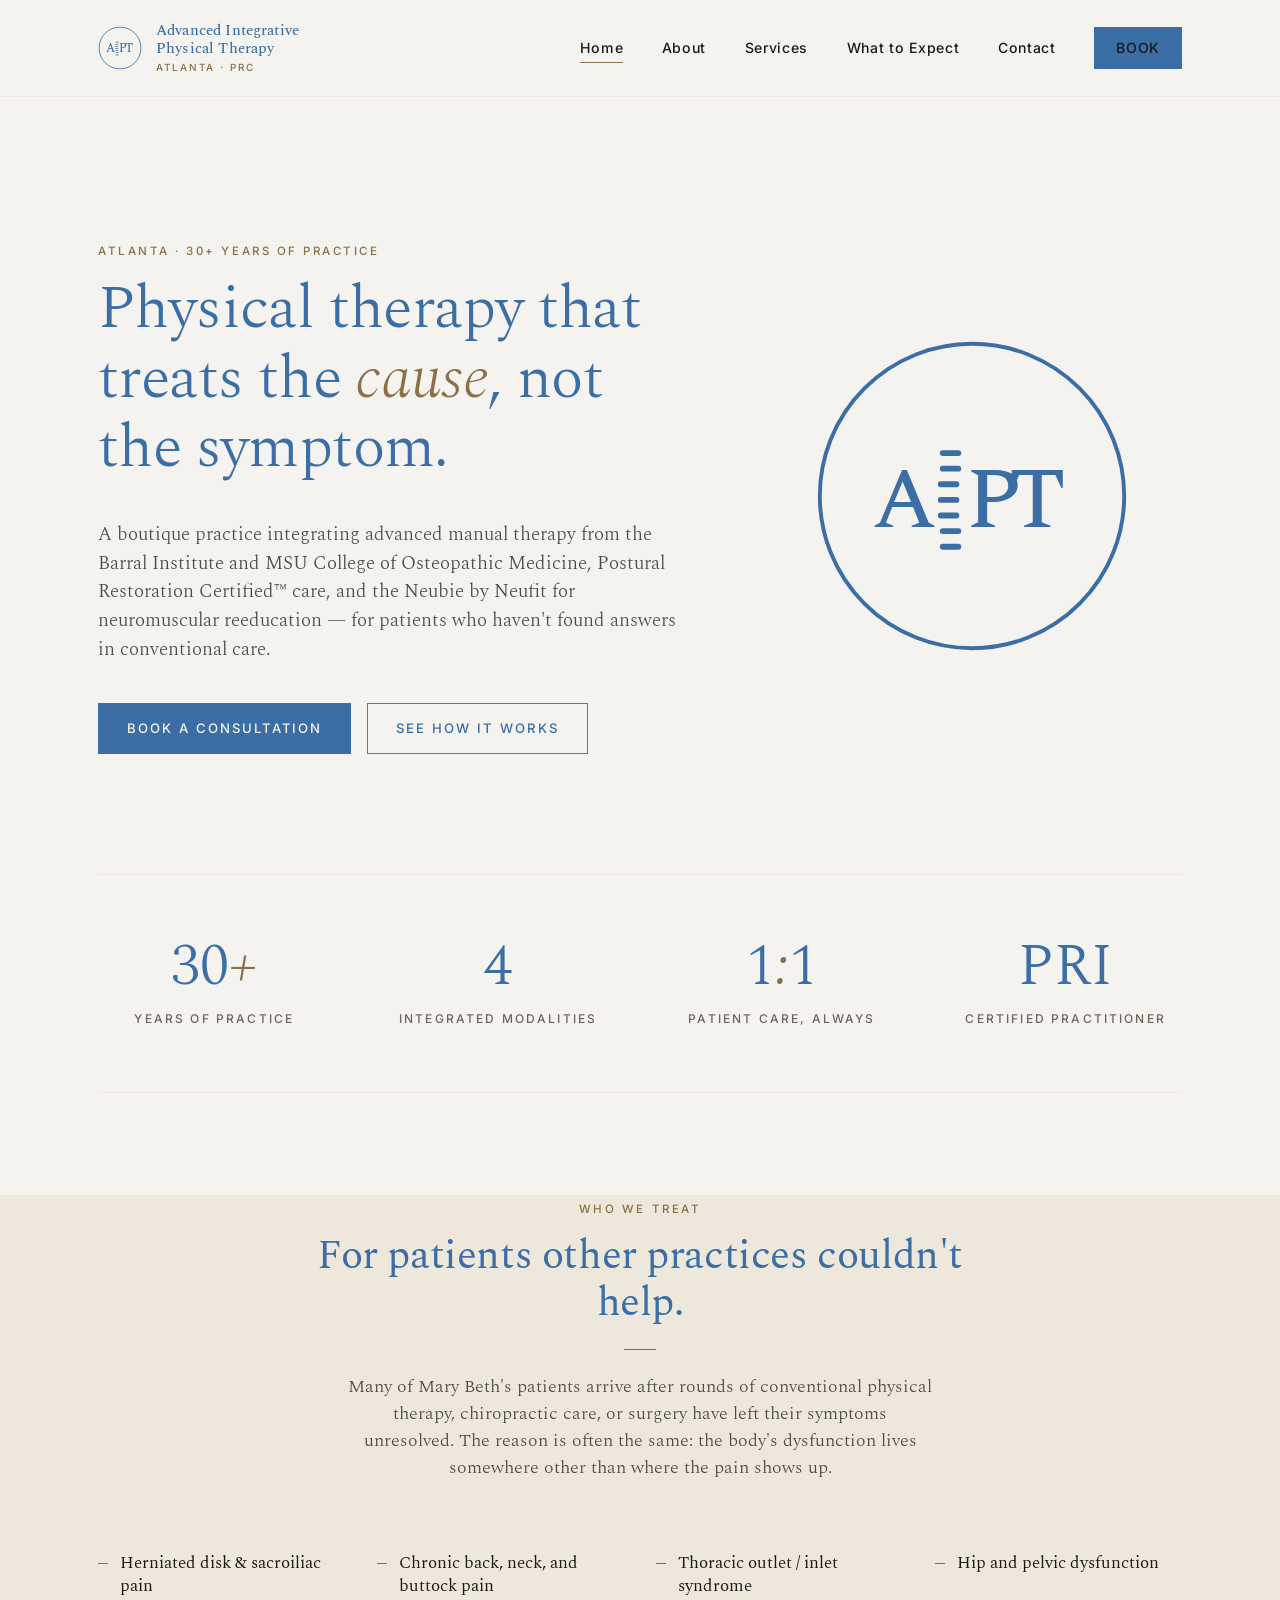
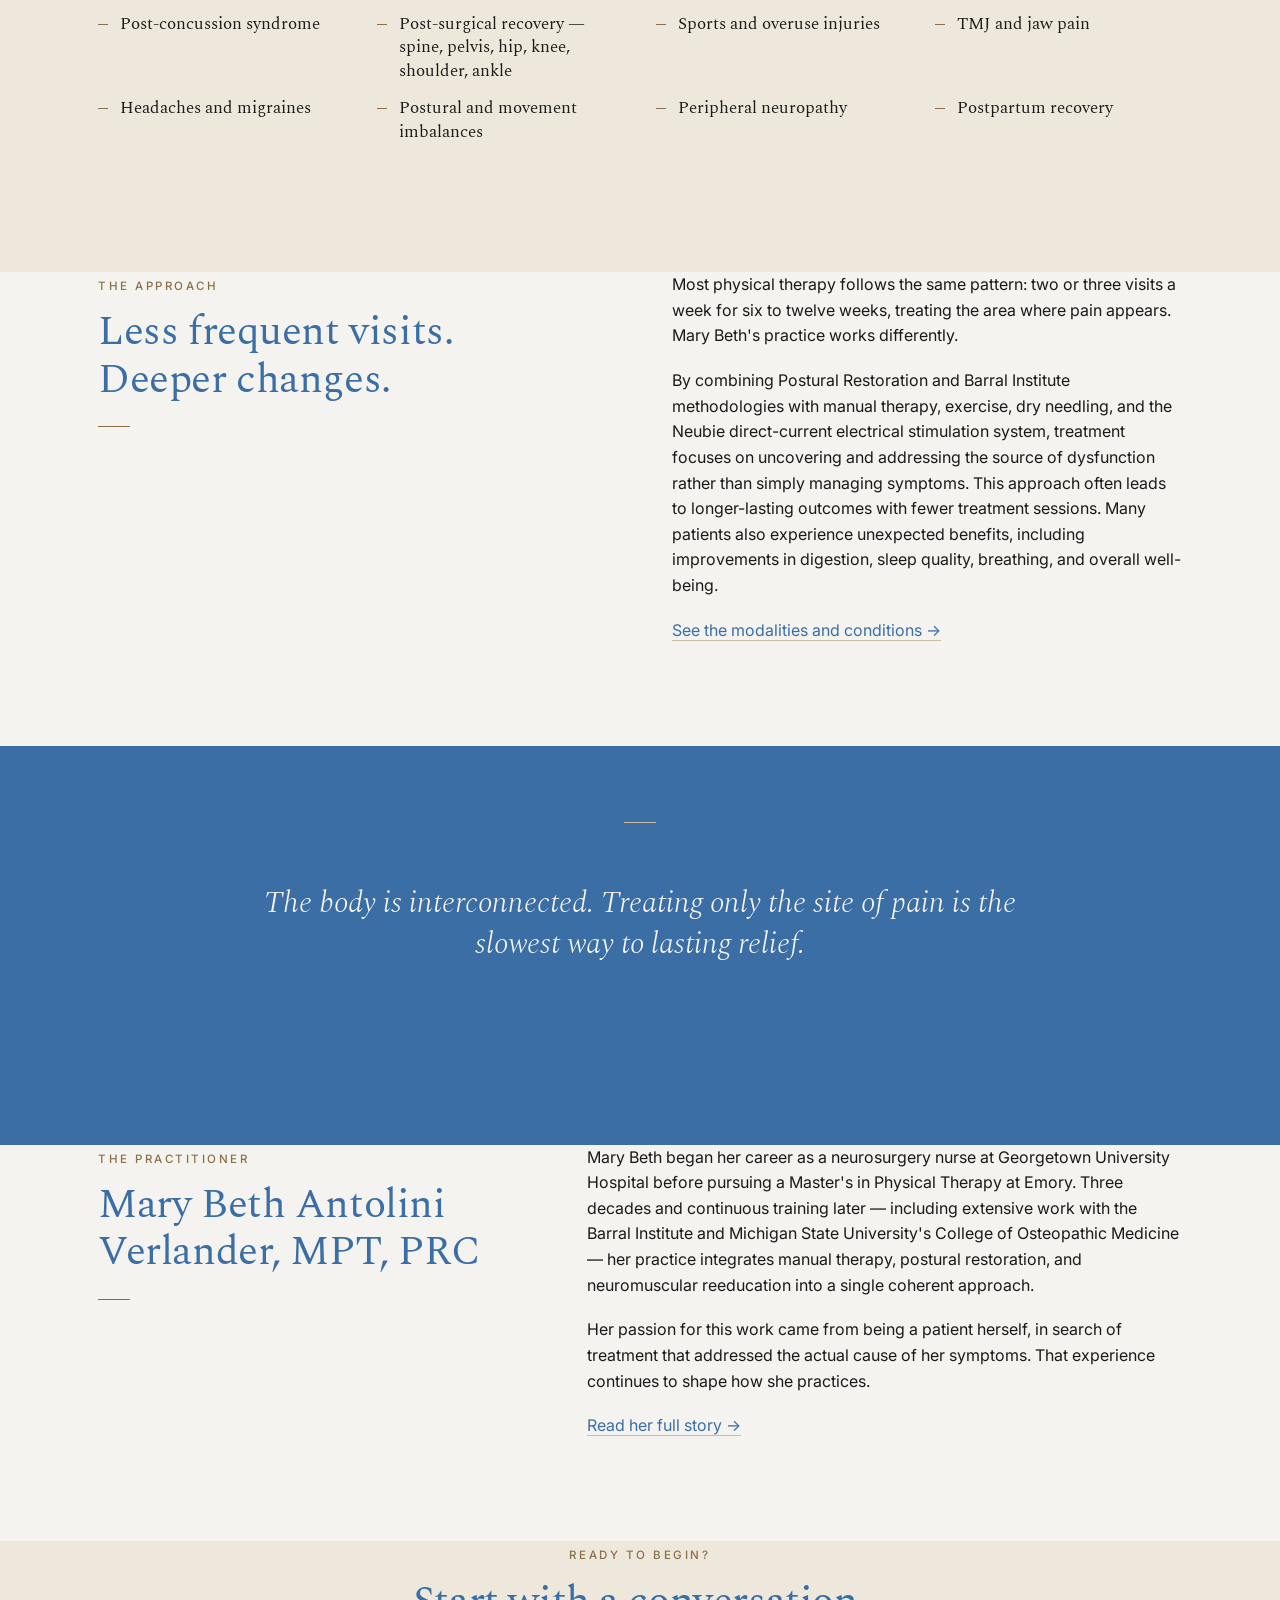
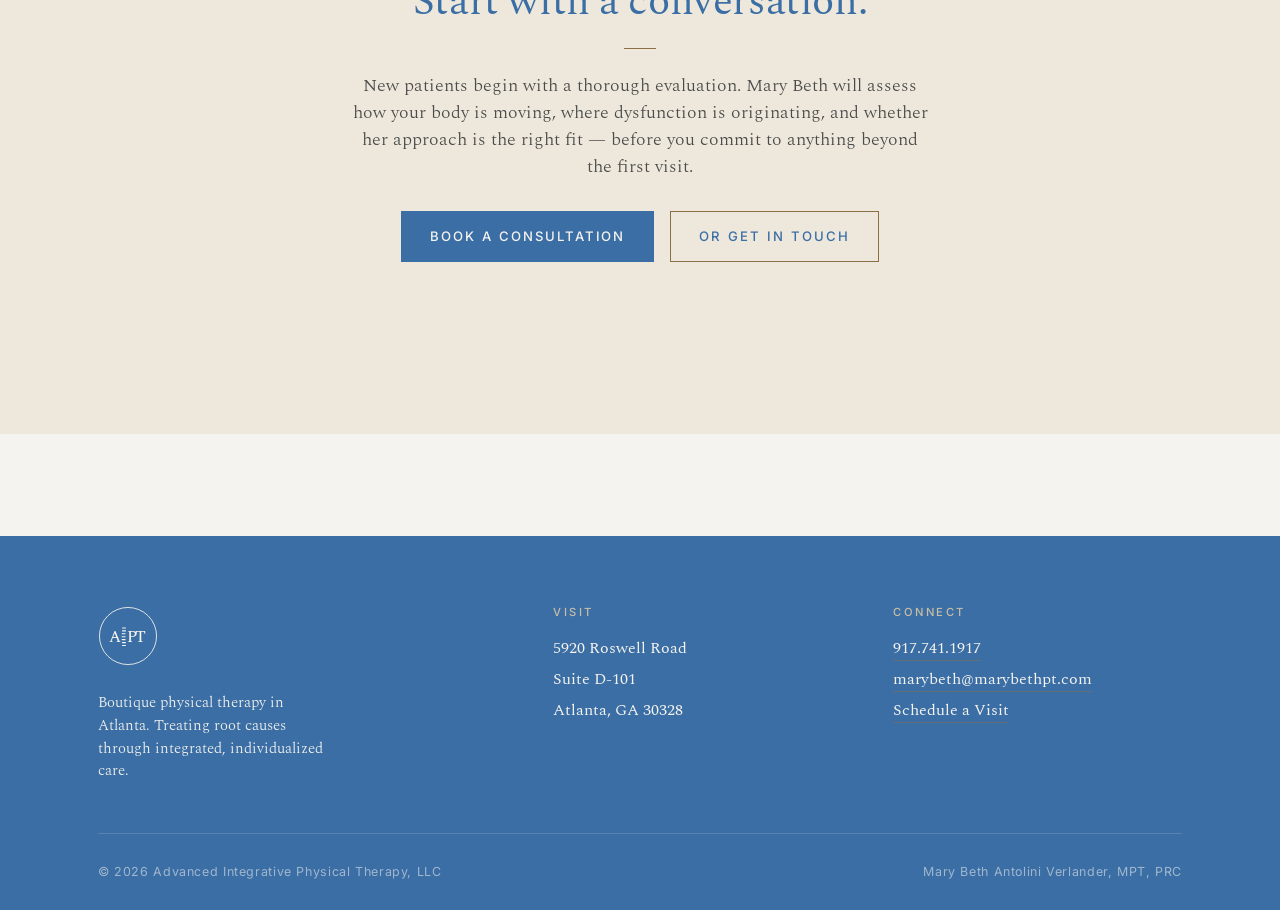
<file: index.html>
<!DOCTYPE html>
<html lang="en">
<head>
<meta charset="UTF-8">
<meta name="viewport" content="width=device-width, initial-scale=1">
<title>Advanced Integrative Physical Therapy — Mary Beth Antolini Verlander, MPT, PRC | Atlanta</title>
<meta name="description" content="Atlanta physical therapy practice integrating Postural Restoration, Barral visceral manipulation, Neubie neuromuscular reeducation, and 30 years of clinical experience. Treating root causes, not just symptoms.">
<link rel="stylesheet" href="css/style.css">
<link rel="icon" type="image/svg+xml" href="images/favicon.svg">
</head>
<body>

<!-- ============ SHARED HEADER (copy into every page) ============ -->
<header class="site-header">
  <div class="container">
    <a href="index.html" class="logo" aria-label="Advanced Integrative Physical Therapy — Home">
      <svg width="44" height="44" viewBox="0 0 82 82" xmlns="http://www.w3.org/2000/svg" aria-hidden="true">
        <circle cx="41" cy="41" r="39" fill="none" stroke="#3a6ea5" stroke-width="1.5"/>
        <text x="24" y="49" text-anchor="middle" font-family="Spectral, serif" font-size="22" font-weight="500" fill="#3a6ea5" letter-spacing="0.03em">A</text>
        <g stroke="#3a6ea5" stroke-width="1.5" stroke-linecap="round" fill="none">
          <line x1="33.5" y1="30" x2="37.5" y2="30"/>
          <line x1="33.5" y1="34" x2="37.5" y2="34"/>
          <line x1="33" y1="38" x2="37" y2="38"/>
          <line x1="33" y1="42" x2="37" y2="42"/>
          <line x1="33" y1="46" x2="37" y2="46"/>
          <line x1="33.5" y1="50" x2="37.5" y2="50"/>
          <line x1="33.5" y1="54" x2="37.5" y2="54"/>
        </g>
        <text x="47" y="49" text-anchor="middle" font-family="Spectral, serif" font-size="22" font-weight="500" fill="#3a6ea5" letter-spacing="0.03em">P</text>
        <text x="58" y="49" text-anchor="middle" font-family="Spectral, serif" font-size="22" font-weight="500" fill="#3a6ea5" letter-spacing="0.03em">T</text>
      </svg>
      <span class="logo-text">
        Advanced Integrative<br>Physical Therapy
        <span class="sub">Atlanta · PRC</span>
      </span>
    </a>
    <button class="mobile-nav-toggle" aria-label="Toggle menu">
      <svg viewBox="0 0 24 24" fill="none" stroke="currentColor" stroke-width="1.5"><path d="M4 7h16M4 12h16M4 17h16"/></svg>
    </button>
    <nav class="site-nav">
      <a href="index.html" class="current">Home</a>
      <a href="about.html">About</a>
      <a href="services.html">Services</a>
      <a href="what-to-expect.html">What to Expect</a>
      <a href="contact.html">Contact</a>
      <a href="#" class="btn-book">Book</a>
    </nav>
  </div>
</header>
<!-- ============ END HEADER ============ -->

<main>

  <!-- HERO -->
  <section class="hero">
    <div class="container">
      <div class="hero-grid">
        <div class="hero-text">
          <span class="eyebrow">Atlanta · 30+ Years of Practice</span>
          <h1>Physical therapy that treats the <em>cause</em>, not the symptom.</h1>
          <p class="hero-lede">A boutique practice integrating advanced manual therapy from the Barral Institute and MSU College of Osteopathic Medicine, Postural Restoration Certified™ care, and the Neubie by Neufit for neuromuscular reeducation — for patients who haven't found answers in conventional care.</p>
          <div class="hero-actions">
            <a href="#" class="btn-primary">Book a Consultation</a>
            <a href="services.html" class="btn-secondary">See How It Works</a>
          </div>
        </div>
        <div class="hero-mark reveal">
          <svg viewBox="0 0 82 82" xmlns="http://www.w3.org/2000/svg" aria-hidden="true">
            <circle cx="41" cy="41" r="39" fill="none" stroke="#3a6ea5" stroke-width="1"/>
            <text x="24" y="49" text-anchor="middle" font-family="Spectral, serif" font-size="22" font-weight="500" fill="#3a6ea5" letter-spacing="0.03em">A</text>
            <g stroke="#3a6ea5" stroke-width="1.5" stroke-linecap="round" fill="none">
              <line x1="33.5" y1="30" x2="37.5" y2="30"/>
              <line x1="33.5" y1="34" x2="37.5" y2="34"/>
              <line x1="33" y1="38" x2="37" y2="38"/>
              <line x1="33" y1="42" x2="37" y2="42"/>
              <line x1="33" y1="46" x2="37" y2="46"/>
              <line x1="33.5" y1="50" x2="37.5" y2="50"/>
              <line x1="33.5" y1="54" x2="37.5" y2="54"/>
            </g>
            <text x="47" y="49" text-anchor="middle" font-family="Spectral, serif" font-size="22" font-weight="500" fill="#3a6ea5" letter-spacing="0.03em">P</text>
            <text x="58" y="49" text-anchor="middle" font-family="Spectral, serif" font-size="22" font-weight="500" fill="#3a6ea5" letter-spacing="0.03em">T</text>
          </svg>
        </div>
      </div>
    </div>
  </section>

  <!-- STATS / CREDENTIALS -->
  <section style="padding-top: 0;">
    <div class="container">
      <div class="stats">
        <div class="stat reveal">
          <span class="num">30<em>+</em></span>
          <span class="label">Years of Practice</span>
        </div>
        <div class="stat reveal">
          <span class="num">4</span>
          <span class="label">Integrated Modalities</span>
        </div>
        <div class="stat reveal">
          <span class="num">1<em>:</em>1</span>
          <span class="label">Patient Care, Always</span>
        </div>
        <div class="stat reveal">
          <span class="num">PRI</span>
          <span class="label">Certified Practitioner</span>
        </div>
      </div>
    </div>
  </section>

  <!-- WHO WE TREAT -->
  <section class="section-warm">
    <div class="container">
      <div class="section-header reveal">
        <span class="eyebrow">Who We Treat</span>
        <h2>For patients other practices couldn't help.</h2>
        <hr class="rule rule-center">
        <p>Many of Mary Beth's patients arrive after rounds of conventional physical therapy, chiropractic care, or surgery have left their symptoms unresolved. The reason is often the same: the body's dysfunction lives somewhere other than where the pain shows up.</p>
      </div>

      <ul class="conditions reveal">
        <li>Herniated disk &amp; sacroiliac pain</li>
        <li>Chronic back, neck, and buttock pain</li>
        <li>Thoracic outlet / inlet syndrome</li>
        <li>Hip and pelvic dysfunction</li>
        <li>Post-concussion syndrome</li>
        <li>Post-surgical recovery — spine, pelvis, hip, knee, shoulder, ankle</li>
        <li>Sports and overuse injuries</li>
        <li>TMJ and jaw pain</li>
        <li>Headaches and migraines</li>
        <li>Postural and movement imbalances</li>
        <li>Peripheral neuropathy</li>
        <li>Postpartum recovery</li>
      </ul>
    </div>
  </section>

  <!-- THE APPROACH -->
  <section>
    <div class="container">
      <div class="two-col reveal">
        <div>
          <span class="eyebrow">The Approach</span>
          <h2>Less frequent visits.<br>Deeper changes.</h2>
          <hr class="rule">
        </div>
        <div>
          <p>Most physical therapy follows the same pattern: two or three visits a week for six to twelve weeks, treating the area where pain appears. Mary Beth's practice works differently.</p>
          <p>By combining Postural Restoration and Barral Institute methodologies with manual therapy, exercise, dry needling, and the Neubie direct-current electrical stimulation system, treatment focuses on uncovering and addressing the source of dysfunction rather than simply managing symptoms. This approach often leads to longer-lasting outcomes with fewer treatment sessions. Many patients also experience unexpected benefits, including improvements in digestion, sleep quality, breathing, and overall well-being.</p>
          <p><a href="services.html">See the modalities and conditions →</a></p>
        </div>
      </div>
    </div>
  </section>

  <!-- PULL QUOTE -->
  <section class="section-dark">
    <div class="container">
      <blockquote class="pull-quote reveal">
        The body is interconnected. Treating only the site of pain is the slowest way to lasting relief.
      </blockquote>
    </div>
  </section>

  <!-- THE PRACTITIONER -->
  <section>
    <div class="container">
      <div class="two-col-narrow reveal">
        <div>
          <span class="eyebrow">The Practitioner</span>
          <h2>Mary Beth Antolini Verlander, MPT, PRC</h2>
          <hr class="rule">
        </div>
        <div>
          <p>Mary Beth began her career as a neurosurgery nurse at Georgetown University Hospital before pursuing a Master's in Physical Therapy at Emory. Three decades and continuous training later — including extensive work with the Barral Institute and Michigan State University's College of Osteopathic Medicine — her practice integrates manual therapy, postural restoration, and neuromuscular reeducation into a single coherent approach.</p>
          <p>Her passion for this work came from being a patient herself, in search of treatment that addressed the actual cause of her symptoms. That experience continues to shape how she practices.</p>
          <p><a href="about.html">Read her full story →</a></p>
        </div>
      </div>
    </div>
  </section>

  <!-- CALL TO ACTION -->
  <section class="section-warm">
    <div class="container">
      <div class="section-header reveal">
        <span class="eyebrow">Ready to Begin?</span>
        <h2>Start with a conversation.</h2>
        <hr class="rule rule-center">
        <p>New patients begin with a thorough evaluation. Mary Beth will assess how your body is moving, where dysfunction is originating, and whether her approach is the right fit — before you commit to anything beyond the first visit.</p>
        <div class="hero-actions" style="justify-content: center; margin-top: 30px;">
          <a href="#" class="btn-primary">Book a Consultation</a>
          <a href="contact.html" class="btn-secondary">Or Get in Touch</a>
        </div>
      </div>
    </div>
  </section>

</main>

<!-- ============ SHARED FOOTER (copy into every page) ============ -->
<footer class="site-footer">
  <div class="container">
    <div class="footer-grid">
      <div class="footer-brand">
        <div class="seal">
          <svg viewBox="0 0 82 82" xmlns="http://www.w3.org/2000/svg" aria-hidden="true">
            <circle cx="41" cy="41" r="39" fill="none" stroke="#f5f3ef" stroke-width="1.2"/>
            <text x="24" y="49" text-anchor="middle" font-family="Spectral, serif" font-size="22" font-weight="500" fill="#f5f3ef" letter-spacing="0.03em">A</text>
            <g stroke="#f5f3ef" stroke-width="1.5" stroke-linecap="round" fill="none">
              <line x1="33.5" y1="30" x2="37.5" y2="30"/>
              <line x1="33.5" y1="34" x2="37.5" y2="34"/>
              <line x1="33" y1="38" x2="37" y2="38"/>
              <line x1="33" y1="42" x2="37" y2="42"/>
              <line x1="33" y1="46" x2="37" y2="46"/>
              <line x1="33.5" y1="50" x2="37.5" y2="50"/>
              <line x1="33.5" y1="54" x2="37.5" y2="54"/>
            </g>
            <text x="47" y="49" text-anchor="middle" font-family="Spectral, serif" font-size="22" font-weight="500" fill="#f5f3ef" letter-spacing="0.03em">P</text>
            <text x="58" y="49" text-anchor="middle" font-family="Spectral, serif" font-size="22" font-weight="500" fill="#f5f3ef" letter-spacing="0.03em">T</text>
          </svg>
        </div>
        <p>Boutique physical therapy in Atlanta. Treating root causes through integrated, individualized care.</p>
      </div>
      <div>
        <h4>Visit</h4>
        <ul>
          <li>5920 Roswell Road</li>
          <li>Suite D-101</li>
          <li>Atlanta, GA 30328</li>
        </ul>
      </div>
      <div>
        <h4>Connect</h4>
        <ul>
          <li><a href="tel:9177411917">917.741.1917</a></li>
          <li><a href="mailto:marybeth@marybethpt.com">marybeth@marybethpt.com</a></li>
          <li><a href="contact.html">Schedule a Visit</a></li>
        </ul>
      </div>
    </div>
    <div class="footer-bottom">
      <div>© <span id="year"></span> Advanced Integrative Physical Therapy, LLC</div>
      <div>Mary Beth Antolini Verlander, MPT, PRC</div>
    </div>
  </div>
</footer>
<!-- ============ END FOOTER ============ -->

<script>document.getElementById('year').textContent = new Date().getFullYear();</script>
<script src="js/main.js"></script>
</body>
</html>
</file>
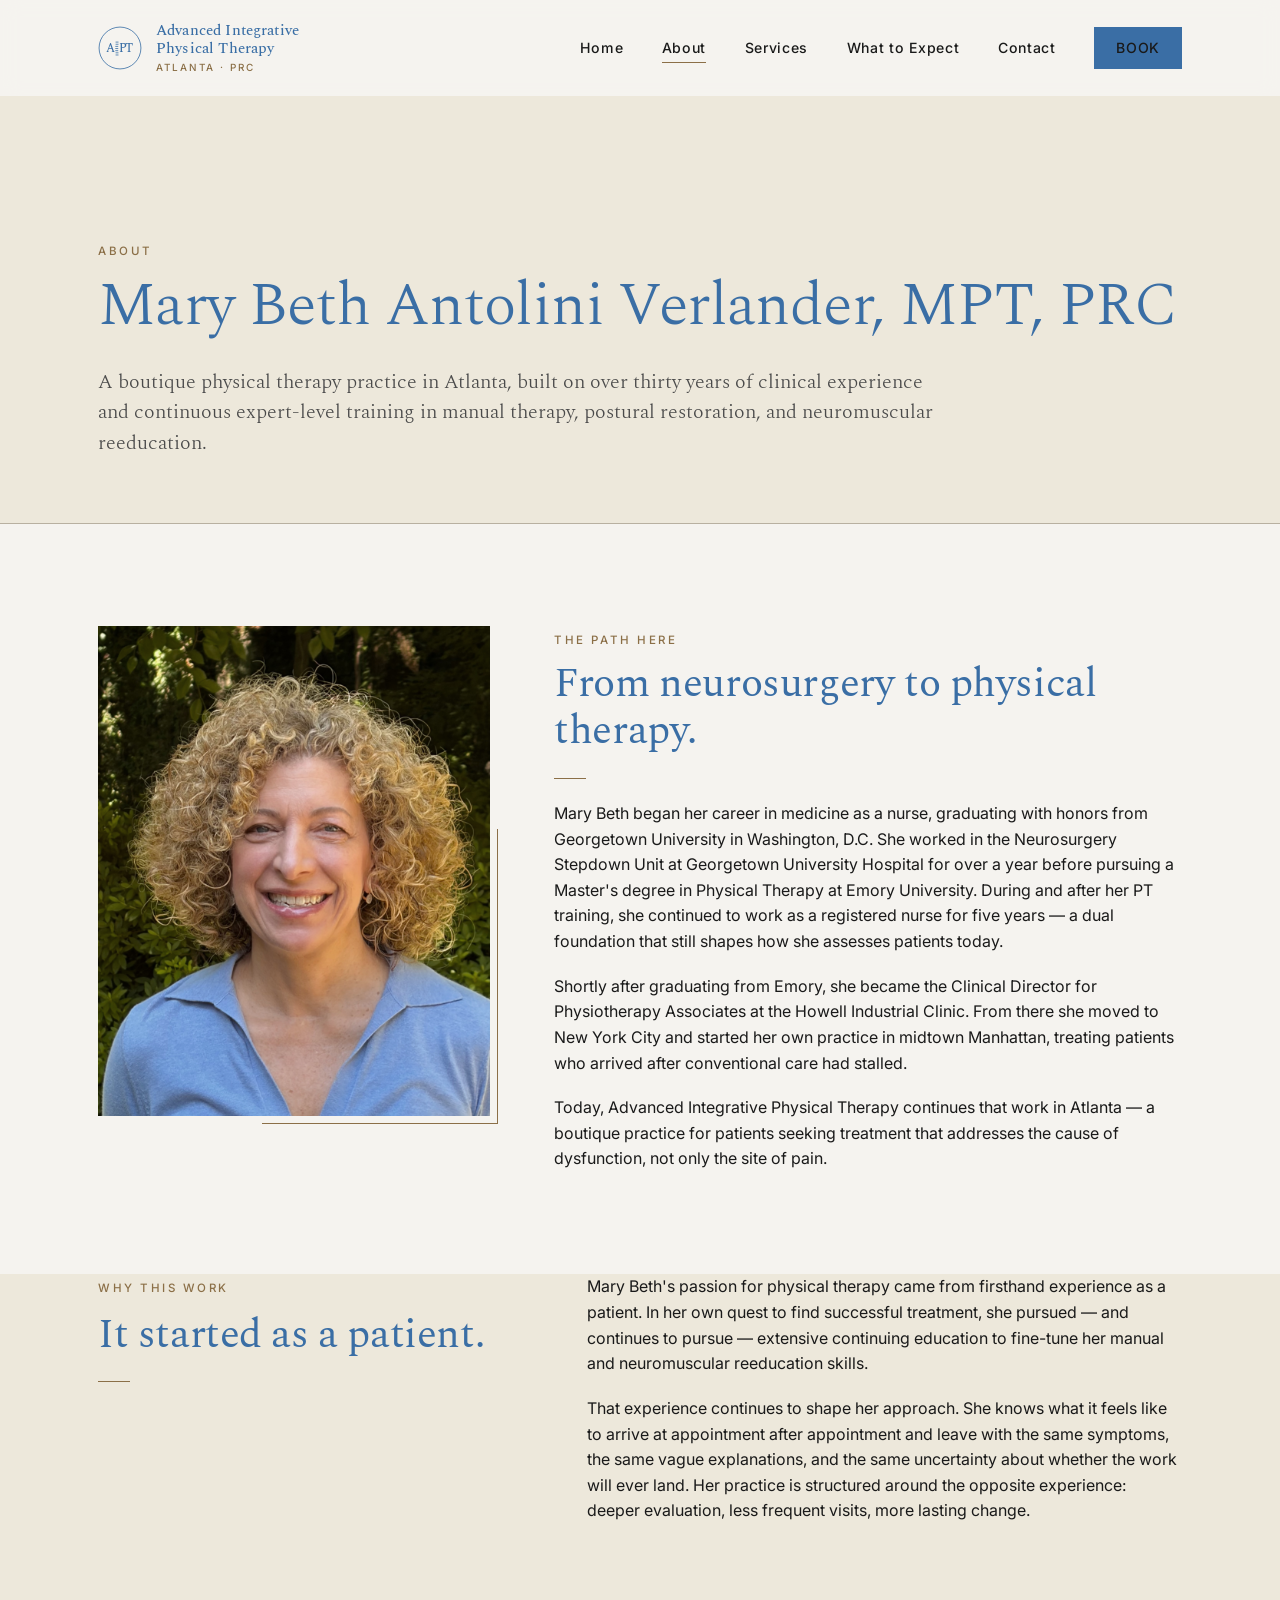
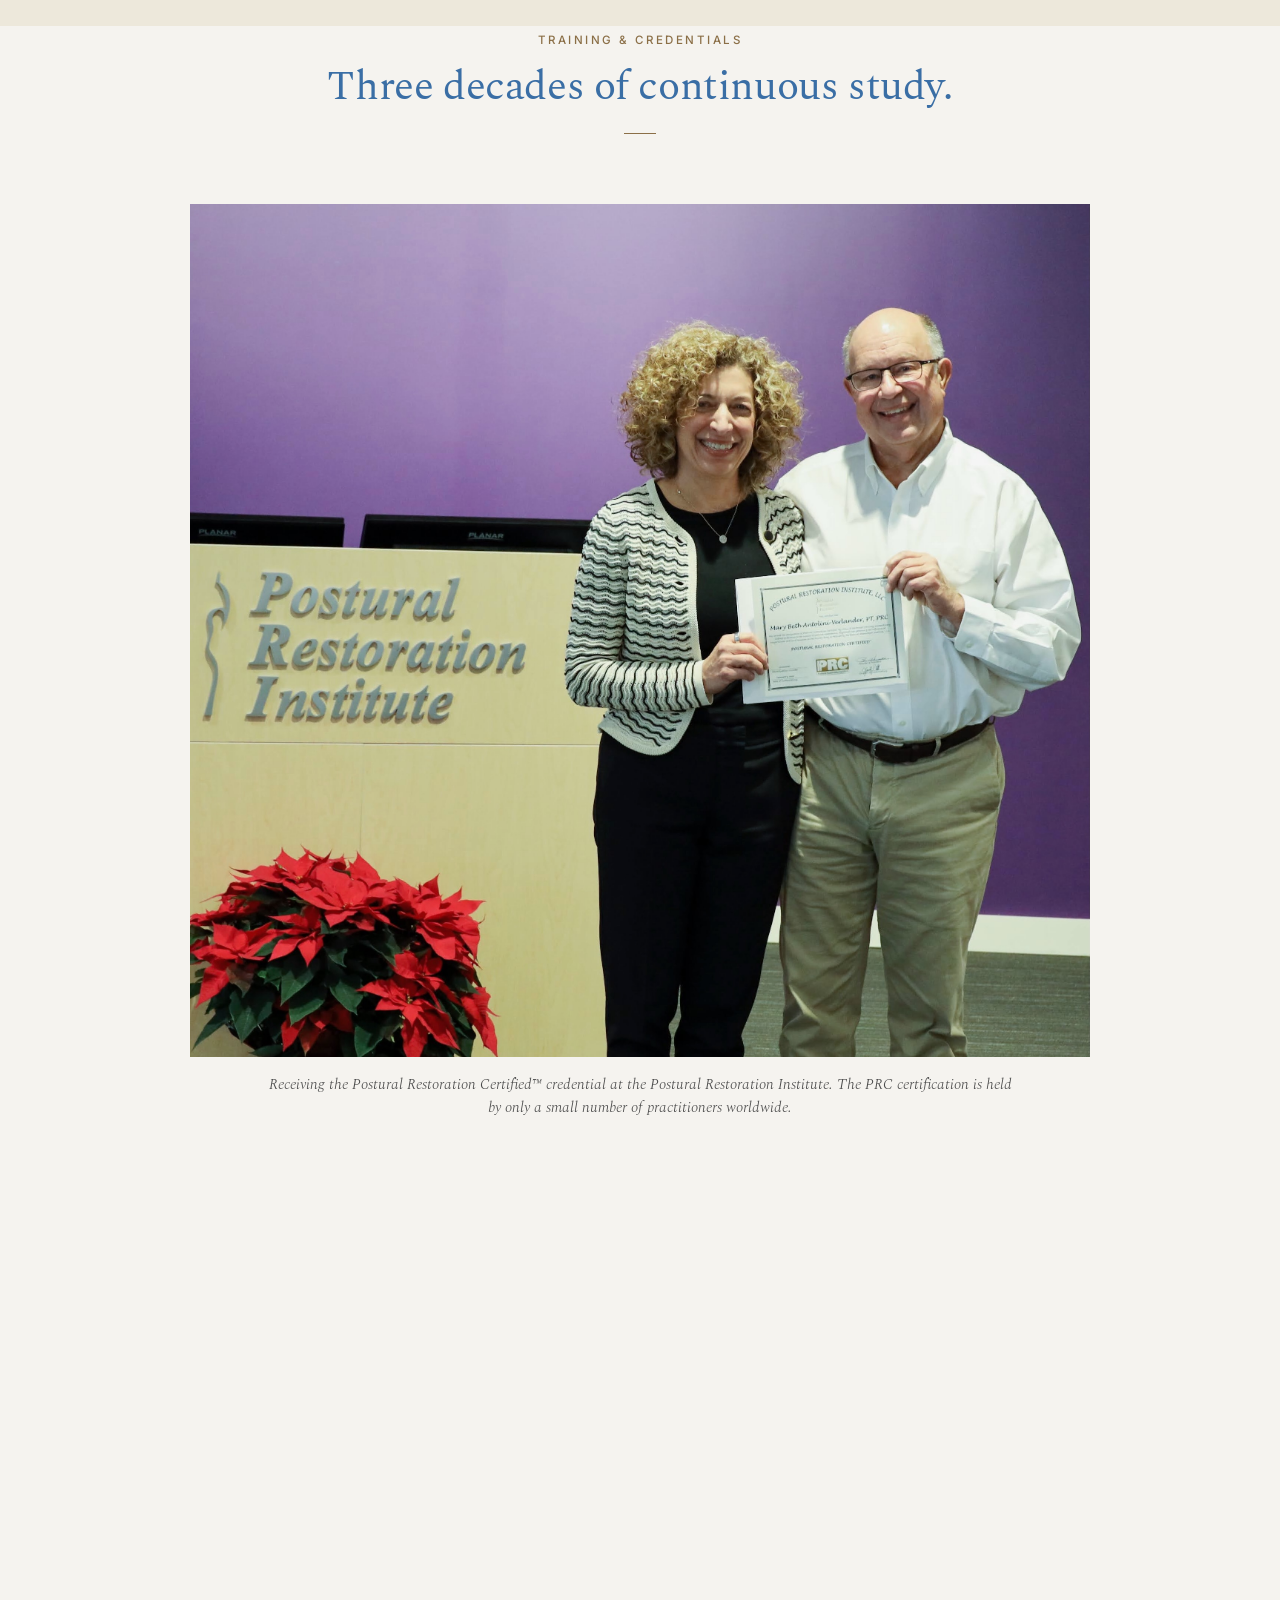
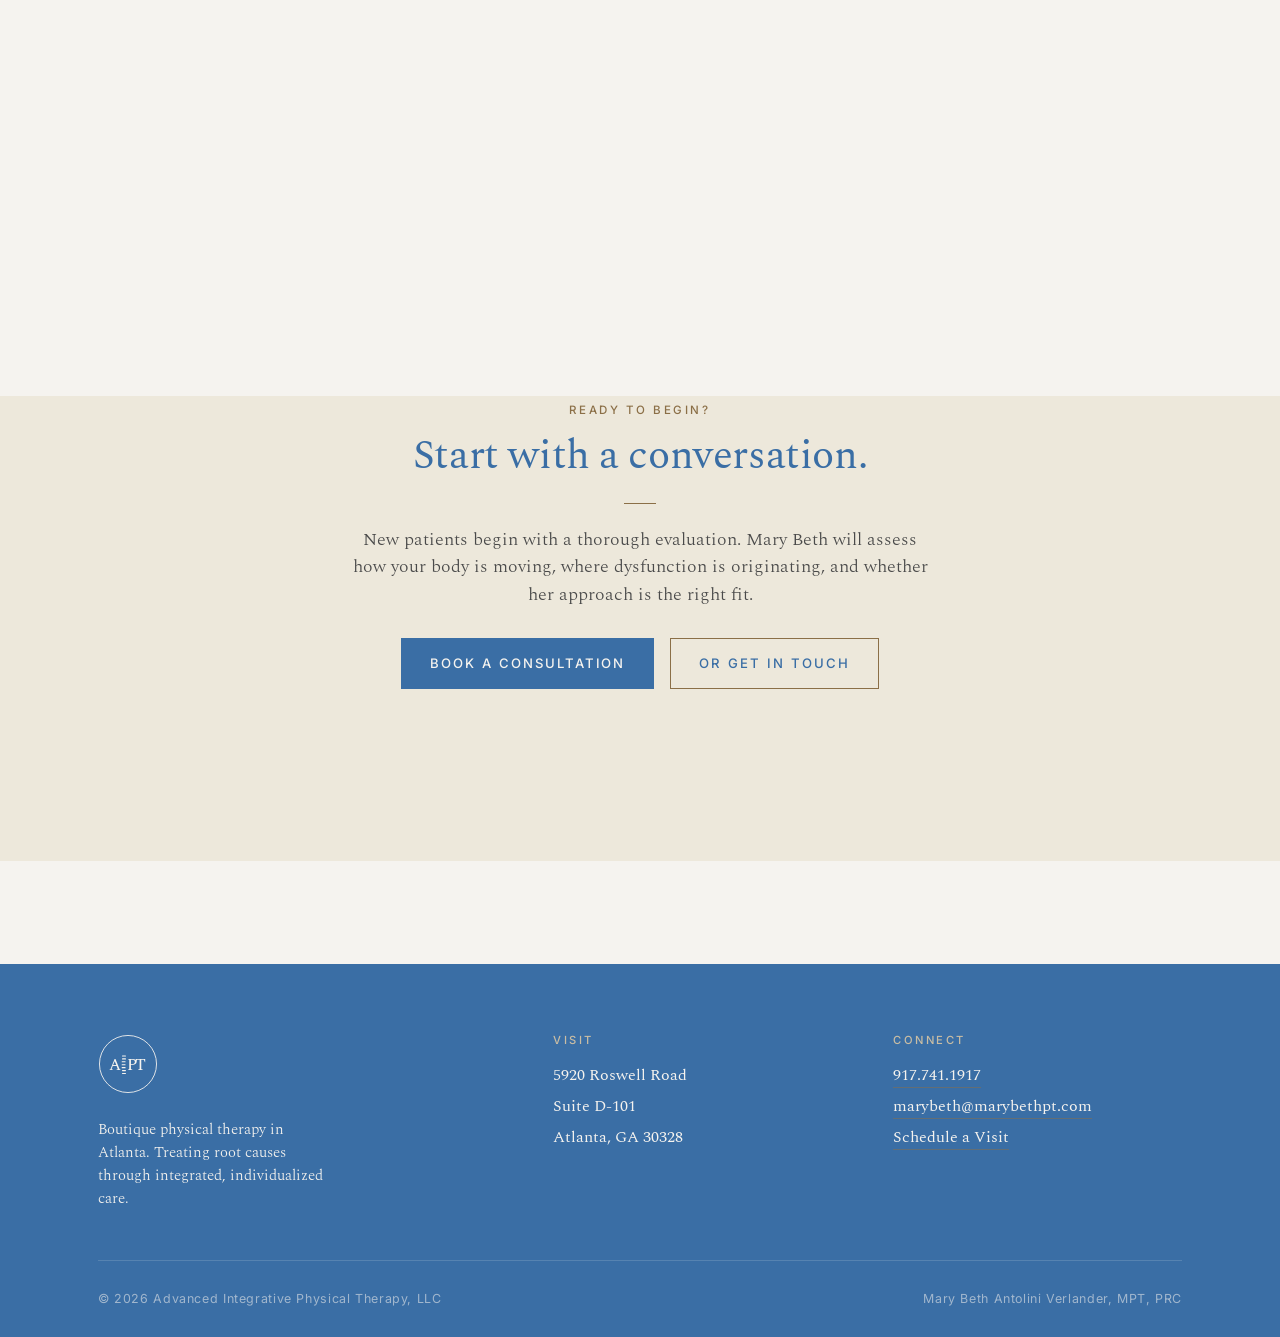
<file: about.html>
<!DOCTYPE html>
<html lang="en">
<head>
<meta charset="UTF-8">
<meta name="viewport" content="width=device-width, initial-scale=1">
<title>About Mary Beth Antolini Verlander, MPT, PRC | Advanced Integrative Physical Therapy</title>
<meta name="description" content="Three decades of practice integrating manual therapy from the Barral Institute, Postural Restoration certification, and a foundation in neurosurgery nursing.">
<link rel="stylesheet" href="css/style.css">
<link rel="icon" type="image/svg+xml" href="images/favicon.svg">
</head>
<body>

<!-- ============ SHARED HEADER ============ -->
<header class="site-header">
  <div class="container">
    <a href="index.html" class="logo" aria-label="Advanced Integrative Physical Therapy — Home">
      <svg width="44" height="44" viewBox="0 0 82 82" xmlns="http://www.w3.org/2000/svg" aria-hidden="true">
        <circle cx="41" cy="41" r="39" fill="none" stroke="#3a6ea5" stroke-width="1.5"/>
        <text x="24" y="49" text-anchor="middle" font-family="Spectral, serif" font-size="22" font-weight="500" fill="#3a6ea5" letter-spacing="0.03em">A</text>
        <g stroke="#3a6ea5" stroke-width="1.5" stroke-linecap="round" fill="none">
          <line x1="33.5" y1="30" x2="37.5" y2="30"/>
          <line x1="33.5" y1="34" x2="37.5" y2="34"/>
          <line x1="33" y1="38" x2="37" y2="38"/>
          <line x1="33" y1="42" x2="37" y2="42"/>
          <line x1="33" y1="46" x2="37" y2="46"/>
          <line x1="33.5" y1="50" x2="37.5" y2="50"/>
          <line x1="33.5" y1="54" x2="37.5" y2="54"/>
        </g>
        <text x="47" y="49" text-anchor="middle" font-family="Spectral, serif" font-size="22" font-weight="500" fill="#3a6ea5" letter-spacing="0.03em">P</text>
        <text x="58" y="49" text-anchor="middle" font-family="Spectral, serif" font-size="22" font-weight="500" fill="#3a6ea5" letter-spacing="0.03em">T</text>
      </svg>
      <span class="logo-text">
        Advanced Integrative<br>Physical Therapy
        <span class="sub">Atlanta · PRC</span>
      </span>
    </a>
    <button class="mobile-nav-toggle" aria-label="Toggle menu">
      <svg viewBox="0 0 24 24" fill="none" stroke="currentColor" stroke-width="1.5"><path d="M4 7h16M4 12h16M4 17h16"/></svg>
    </button>
    <nav class="site-nav">
      <a href="index.html">Home</a>
      <a href="about.html" class="current">About</a>
      <a href="services.html">Services</a>
      <a href="what-to-expect.html">What to Expect</a>
      <a href="contact.html">Contact</a>
      <a href="#" class="btn-book">Book</a>
    </nav>
  </div>
</header>
<!-- ============ END HEADER ============ -->

<main>

  <!-- PAGE HEADER -->
  <section class="page-header">
    <div class="container">
      <span class="eyebrow">About</span>
      <h1>Mary Beth Antolini Verlander, MPT, PRC</h1>
      <p class="lede">A boutique physical therapy practice in Atlanta, built on over thirty years of clinical experience and continuous expert-level training in manual therapy, postural restoration, and neuromuscular reeducation.</p>
    </div>
  </section>

  <!-- THE STORY -->
  <section>
    <div class="container">
      <div class="story-grid reveal">
        <figure class="story-portrait">
          <img src="images/mary-beth-portrait.jpg" alt="Mary Beth Antolini Verlander, MPT, PRC — portrait" loading="lazy">
        </figure>
        <div class="story-text">
          <span class="eyebrow">The Path Here</span>
          <h2>From neurosurgery to physical therapy.</h2>
          <hr class="rule">
          <p>Mary Beth began her career in medicine as a nurse, graduating with honors from Georgetown University in Washington, D.C. She worked in the Neurosurgery Stepdown Unit at Georgetown University Hospital for over a year before pursuing a Master's degree in Physical Therapy at Emory University. During and after her PT training, she continued to work as a registered nurse for five years — a dual foundation that still shapes how she assesses patients today.</p>
          <p>Shortly after graduating from Emory, she became the Clinical Director for Physiotherapy Associates at the Howell Industrial Clinic. From there she moved to New York City and started her own practice in midtown Manhattan, treating patients who arrived after conventional care had stalled.</p>
          <p>Today, Advanced Integrative Physical Therapy continues that work in Atlanta — a boutique practice for patients seeking treatment that addresses the cause of dysfunction, not only the site of pain.</p>
        </div>
      </div>
    </div>
  </section>

  <!-- WHY THIS PRACTICE -->
  <section class="section-warm">
    <div class="container">
      <div class="two-col-narrow reveal">
        <div>
          <span class="eyebrow">Why This Work</span>
          <h2>It started as a patient.</h2>
          <hr class="rule">
        </div>
        <div>
          <p>Mary Beth's passion for physical therapy came from firsthand experience as a patient. In her own quest to find successful treatment, she pursued — and continues to pursue — extensive continuing education to fine-tune her manual and neuromuscular reeducation skills.</p>
          <p>That experience continues to shape her approach. She knows what it feels like to arrive at appointment after appointment and leave with the same symptoms, the same vague explanations, and the same uncertainty about whether the work will ever land. Her practice is structured around the opposite experience: deeper evaluation, less frequent visits, more lasting change.</p>
        </div>
      </div>
    </div>
  </section>

  <!-- TRAINING & CREDENTIALS -->
  <section>
    <div class="container">
      <div class="section-header reveal">
        <span class="eyebrow">Training &amp; Credentials</span>
        <h2>Three decades of continuous study.</h2>
        <hr class="rule rule-center">
      </div>

      <figure class="feature-image reveal">
        <img src="images/mary-beth-prc-certification.jpg" alt="Mary Beth Antolini Verlander receiving her Postural Restoration Certified credential at the Postural Restoration Institute" loading="lazy">
        <figcaption>Receiving the Postural Restoration Certified&trade; credential at the Postural Restoration Institute. The PRC certification is held by only a small number of practitioners worldwide.</figcaption>
      </figure>

      <div class="cards-grid">
        <div class="card reveal">
          <span class="eyebrow">Foundational</span>
          <h3>Georgetown University</h3>
          <p>B.S. in Nursing, graduated with honors. Neurosurgery Stepdown Unit at Georgetown University Hospital.</p>
        </div>
        <div class="card reveal">
          <span class="eyebrow">Foundational</span>
          <h3>Emory University</h3>
          <p>Master's of Physical Therapy (MPT). Continued registered nursing practice for five years through and after PT training.</p>
        </div>
        <div class="card reveal">
          <span class="eyebrow">Manual Therapy</span>
          <h3>Barral Institute</h3>
          <p>Extensive training in visceral and neural manipulation — the body of work pioneered by French osteopath Jean-Pierre Barral.</p>
        </div>
        <div class="card reveal">
          <span class="eyebrow">Manual Therapy</span>
          <h3>Michigan State University</h3>
          <p>Advanced manual therapy training through MSU's College of Osteopathic Medicine.</p>
        </div>
        <div class="card reveal">
          <span class="eyebrow">Postural Restoration</span>
          <h3>PRC Certified</h3>
          <p>Postural Restoration Certified™ practitioner. The PRC credential is held by a small number of clinicians who have demonstrated advanced understanding of postural and respiratory mechanics.</p>
        </div>
        <div class="card reveal">
          <span class="eyebrow">Additional</span>
          <h3>Further Certifications</h3>
          <p>Neubie Level 1 · Pilates · Red Cord · Trigger Point Dry Needling · Blood Flow Restriction Training.</p>
        </div>
      </div>
    </div>
  </section>

  <!-- PHILOSOPHY -->
  <section class="section-dark">
    <div class="container">
      <blockquote class="pull-quote reveal">
        Patients rarely come in with the problem they think they have. Listening to what the body is actually telling you — not just where it hurts — is most of the work.
      </blockquote>
    </div>
  </section>

  <!-- WHAT MAKES THIS DIFFERENT -->
  <section>
    <div class="container">
      <div class="section-header reveal">
        <span class="eyebrow">What Makes This Different</span>
        <h2>An integrated approach, individually applied.</h2>
        <hr class="rule rule-center">
        <p>Mary Beth's practice is built on the principle that the body is interconnected — and that treatment which respects those connections produces faster, more lasting results than care that addresses symptoms in isolation.</p>
      </div>

      <div class="cards-grid">
        <div class="card reveal">
          <h3>Manual Therapy</h3>
          <p>Advanced techniques from the Barral Institute, the Upledger Institute, and MSU College of Osteopathic Medicine trace dysfunction back to its source. Visceral and neural manipulation, craniosacral therapy, muscle energy, and myofascial release address joint, nerve, fascia, connective tissue, dura, and organ mobility that conventional musculoskeletal PT does not.</p>
        </div>
        <div class="card reveal">
          <h3>Postural Restoration</h3>
          <p>The PRI framework treats posture, breathing, and movement as a single integrated system. Asymmetric patterns we develop over years are systematically addressed, restoring the body's natural alternation between sides.</p>
        </div>
        <div class="card reveal">
          <h3>Neuromuscular Reeducation</h3>
          <p>Tools like the Neubie device and Blood Flow Restriction training accelerate strength gains and tissue recovery by working directly with the nervous system — not just the muscles.</p>
        </div>
        <div class="card reveal">
          <h3>Integrated Outcomes</h3>
          <p>Because the approach addresses multiple body systems at once, patients often experience improvement beyond their presenting complaint — digestion, breathing, sleep, energy. The body responds as a system, not a collection of parts.</p>
        </div>
      </div>
    </div>
  </section>

  <!-- CTA -->
  <section class="section-warm">
    <div class="container">
      <div class="section-header reveal">
        <span class="eyebrow">Ready to Begin?</span>
        <h2>Start with a conversation.</h2>
        <hr class="rule rule-center">
        <p>New patients begin with a thorough evaluation. Mary Beth will assess how your body is moving, where dysfunction is originating, and whether her approach is the right fit.</p>
        <div class="hero-actions" style="justify-content: center; margin-top: 30px;">
          <a href="#" class="btn-primary">Book a Consultation</a>
          <a href="contact.html" class="btn-secondary">Or Get in Touch</a>
        </div>
      </div>
    </div>
  </section>

</main>

<!-- ============ SHARED FOOTER ============ -->
<footer class="site-footer">
  <div class="container">
    <div class="footer-grid">
      <div class="footer-brand">
        <div class="seal">
          <svg viewBox="0 0 82 82" xmlns="http://www.w3.org/2000/svg" aria-hidden="true">
            <circle cx="41" cy="41" r="39" fill="none" stroke="#f5f3ef" stroke-width="1.2"/>
            <text x="24" y="49" text-anchor="middle" font-family="Spectral, serif" font-size="22" font-weight="500" fill="#f5f3ef" letter-spacing="0.03em">A</text>
            <g stroke="#f5f3ef" stroke-width="1.5" stroke-linecap="round" fill="none">
              <line x1="33.5" y1="30" x2="37.5" y2="30"/>
              <line x1="33.5" y1="34" x2="37.5" y2="34"/>
              <line x1="33" y1="38" x2="37" y2="38"/>
              <line x1="33" y1="42" x2="37" y2="42"/>
              <line x1="33" y1="46" x2="37" y2="46"/>
              <line x1="33.5" y1="50" x2="37.5" y2="50"/>
              <line x1="33.5" y1="54" x2="37.5" y2="54"/>
            </g>
            <text x="47" y="49" text-anchor="middle" font-family="Spectral, serif" font-size="22" font-weight="500" fill="#f5f3ef" letter-spacing="0.03em">P</text>
            <text x="58" y="49" text-anchor="middle" font-family="Spectral, serif" font-size="22" font-weight="500" fill="#f5f3ef" letter-spacing="0.03em">T</text>
          </svg>
        </div>
        <p>Boutique physical therapy in Atlanta. Treating root causes through integrated, individualized care.</p>
      </div>
      <div>
        <h4>Visit</h4>
        <ul>
          <li>5920 Roswell Road</li>
          <li>Suite D-101</li>
          <li>Atlanta, GA 30328</li>
        </ul>
      </div>
      <div>
        <h4>Connect</h4>
        <ul>
          <li><a href="tel:9177411917">917.741.1917</a></li>
          <li><a href="mailto:marybeth@marybethpt.com">marybeth@marybethpt.com</a></li>
          <li><a href="contact.html">Schedule a Visit</a></li>
        </ul>
      </div>
    </div>
    <div class="footer-bottom">
      <div>© <span id="year"></span> Advanced Integrative Physical Therapy, LLC</div>
      <div>Mary Beth Antolini Verlander, MPT, PRC</div>
    </div>
  </div>
</footer>
<!-- ============ END FOOTER ============ -->

<script>document.getElementById('year').textContent = new Date().getFullYear();</script>
<script src="js/main.js"></script>
</body>
</html>
</file>
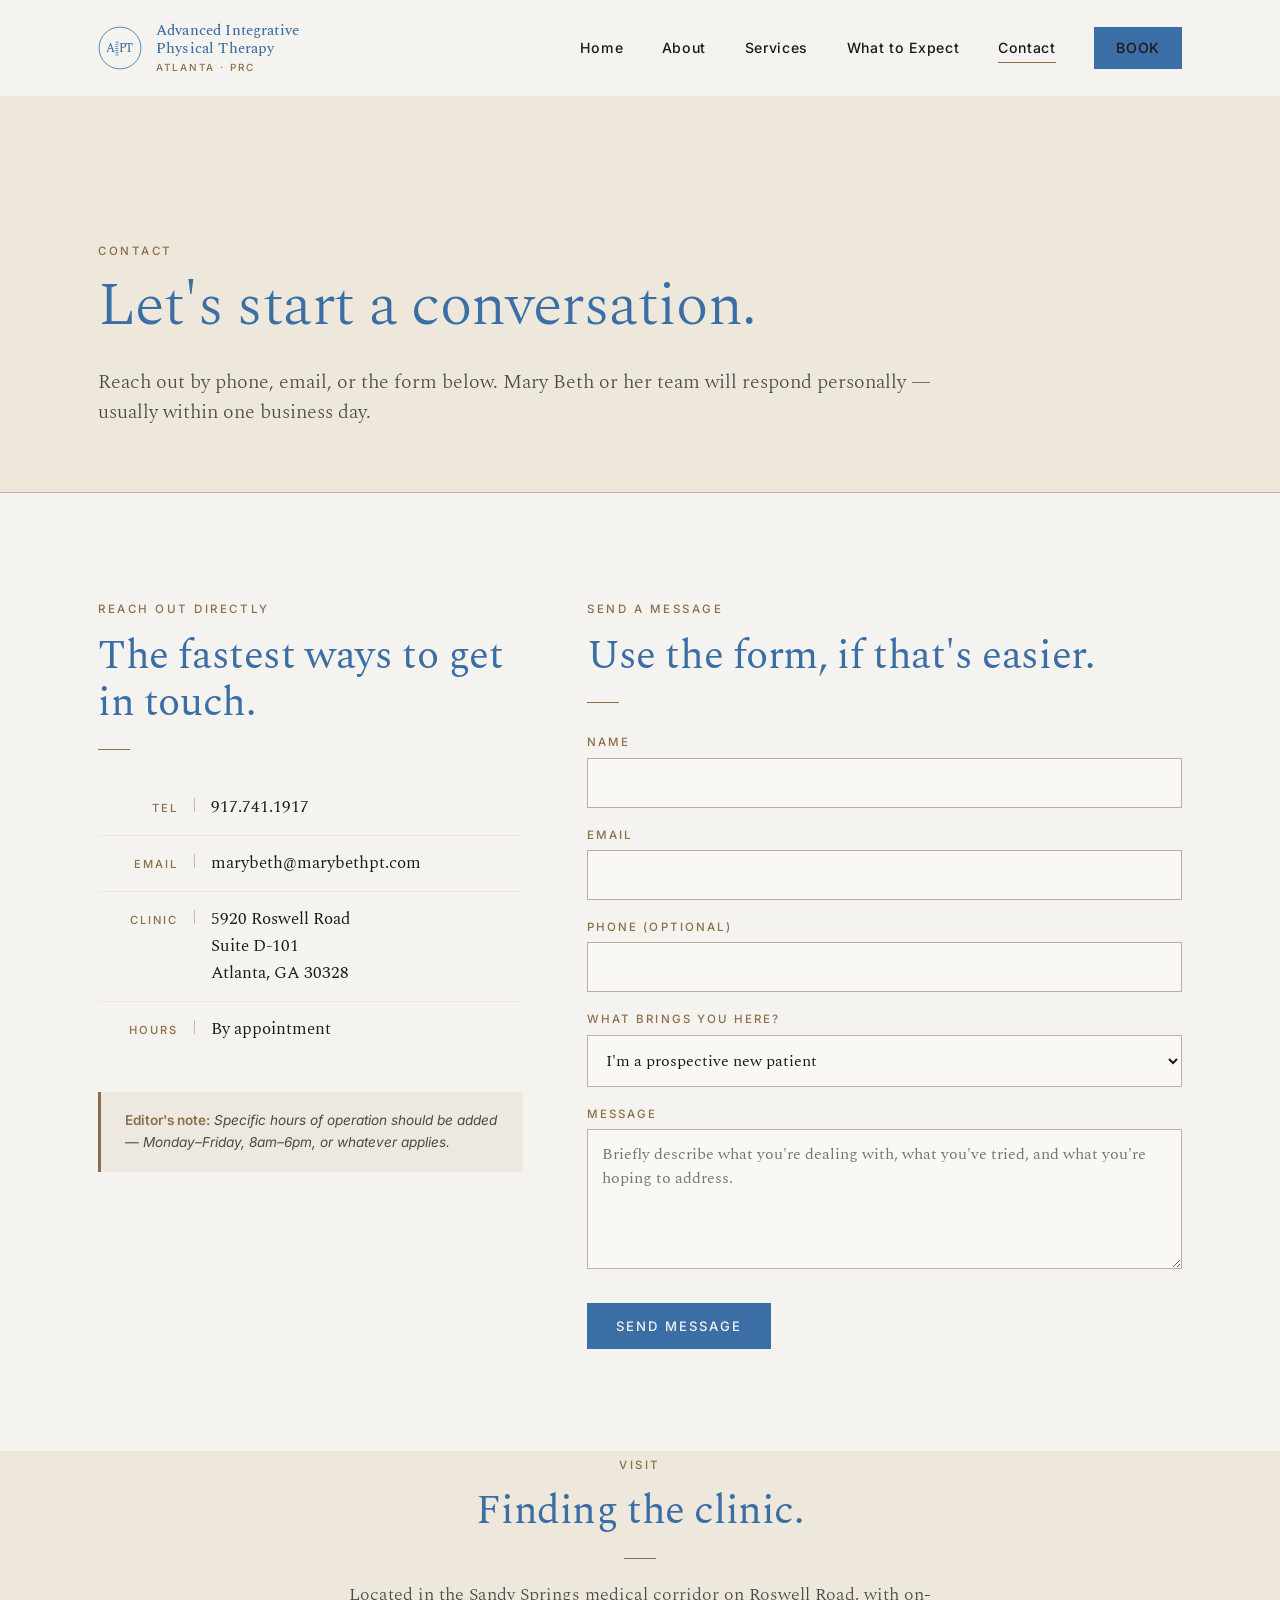
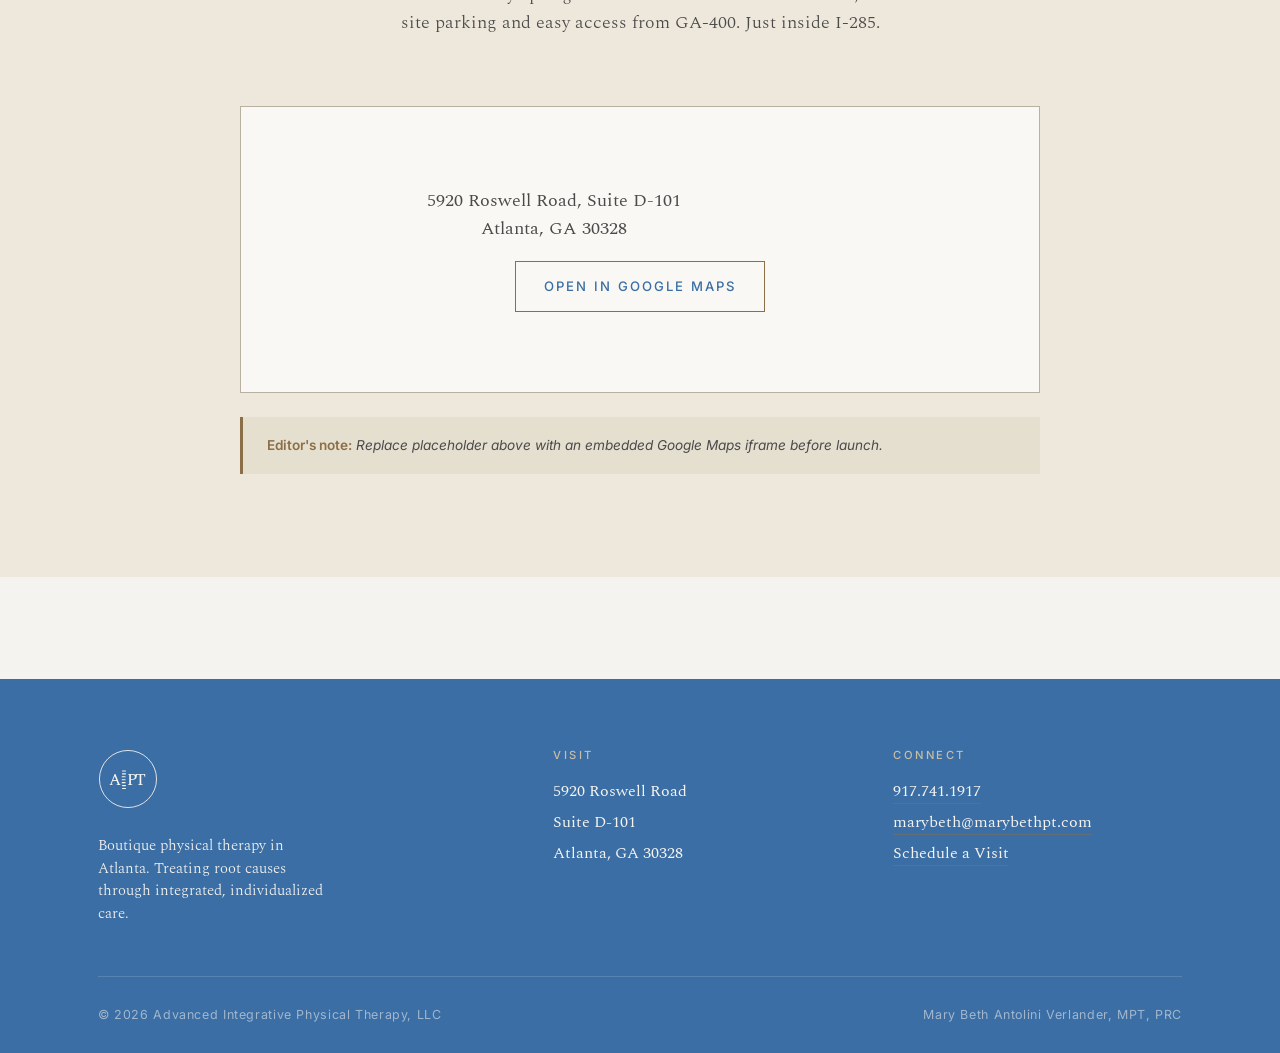
<file: contact.html>
<!DOCTYPE html>
<html lang="en">
<head>
<meta charset="UTF-8">
<meta name="viewport" content="width=device-width, initial-scale=1">
<title>Contact | Advanced Integrative Physical Therapy</title>
<meta name="description" content="Get in touch with Mary Beth — call, email, or send a message. Located at 5920 Roswell Road, Suite D-101, Atlanta.">
<link rel="stylesheet" href="css/style.css">
<link rel="icon" type="image/svg+xml" href="images/favicon.svg">
</head>
<body>

<!-- ============ SHARED HEADER ============ -->
<header class="site-header">
  <div class="container">
    <a href="index.html" class="logo" aria-label="Advanced Integrative Physical Therapy — Home">
      <svg width="44" height="44" viewBox="0 0 82 82" xmlns="http://www.w3.org/2000/svg" aria-hidden="true">
        <circle cx="41" cy="41" r="39" fill="none" stroke="#3a6ea5" stroke-width="1.5"/>
        <text x="24" y="49" text-anchor="middle" font-family="Spectral, serif" font-size="22" font-weight="500" fill="#3a6ea5" letter-spacing="0.03em">A</text>
        <g stroke="#3a6ea5" stroke-width="1.5" stroke-linecap="round" fill="none">
          <line x1="33.5" y1="30" x2="37.5" y2="30"/>
          <line x1="33.5" y1="34" x2="37.5" y2="34"/>
          <line x1="33" y1="38" x2="37" y2="38"/>
          <line x1="33" y1="42" x2="37" y2="42"/>
          <line x1="33" y1="46" x2="37" y2="46"/>
          <line x1="33.5" y1="50" x2="37.5" y2="50"/>
          <line x1="33.5" y1="54" x2="37.5" y2="54"/>
        </g>
        <text x="47" y="49" text-anchor="middle" font-family="Spectral, serif" font-size="22" font-weight="500" fill="#3a6ea5" letter-spacing="0.03em">P</text>
        <text x="58" y="49" text-anchor="middle" font-family="Spectral, serif" font-size="22" font-weight="500" fill="#3a6ea5" letter-spacing="0.03em">T</text>
      </svg>
      <span class="logo-text">
        Advanced Integrative<br>Physical Therapy
        <span class="sub">Atlanta · PRC</span>
      </span>
    </a>
    <button class="mobile-nav-toggle" aria-label="Toggle menu">
      <svg viewBox="0 0 24 24" fill="none" stroke="currentColor" stroke-width="1.5"><path d="M4 7h16M4 12h16M4 17h16"/></svg>
    </button>
    <nav class="site-nav">
      <a href="index.html">Home</a>
      <a href="about.html">About</a>
      <a href="services.html">Services</a>
      <a href="what-to-expect.html">What to Expect</a>
      <a href="contact.html" class="current">Contact</a>
      <a href="#" class="btn-book">Book</a>
    </nav>
  </div>
</header>
<!-- ============ END HEADER ============ -->

<main>

  <!-- PAGE HEADER -->
  <section class="page-header">
    <div class="container">
      <span class="eyebrow">Contact</span>
      <h1>Let's start a conversation.</h1>
      <p class="lede">Reach out by phone, email, or the form below. Mary Beth or her team will respond personally — usually within one business day.</p>
    </div>
  </section>

  <!-- CONTACT GRID -->
  <section>
    <div class="container">
      <div class="two-col-narrow">

        <!-- Left column: direct contact details -->
        <div class="reveal">
          <span class="eyebrow">Reach Out Directly</span>
          <h2>The fastest ways to get in touch.</h2>
          <hr class="rule">

          <ul class="contact-list" style="margin-top: 30px;">
            <li>
              <span class="label">Tel</span>
              <span class="sep"></span>
              <span class="value"><a href="tel:9177411917">917.741.1917</a></span>
            </li>
            <li>
              <span class="label">Email</span>
              <span class="sep"></span>
              <span class="value"><a href="mailto:marybeth@marybethpt.com">marybeth@marybethpt.com</a></span>
            </li>
            <li>
              <span class="label">Clinic</span>
              <span class="sep"></span>
              <span class="value">5920 Roswell Road<br>Suite D-101<br>Atlanta, GA 30328</span>
            </li>
            <li>
              <span class="label">Hours</span>
              <span class="sep"></span>
              <span class="value">By appointment</span>
            </li>
          </ul>

          <div class="editor-note" style="margin-top: 36px;"><strong>Editor's note:</strong> Specific hours of operation should be added — Monday–Friday, 8am–6pm, or whatever applies.</div>
        </div>

        <!-- Right column: contact form -->
        <div class="reveal">
          <span class="eyebrow">Send a Message</span>
          <h2>Use the form, if that's easier.</h2>
          <hr class="rule">

          <!-- Replace YOUR_FORMSPREE_ID with the actual ID from formspree.io -->
          <form class="contact-form" action="https://formspree.io/f/xredebwe" method="POST" style="margin-top: 30px;">
            <div>
              <label for="name">Name</label>
              <input type="text" id="name" name="name" required>
            </div>
            <div>
              <label for="email">Email</label>
              <input type="email" id="email" name="email" required>
            </div>
            <div>
              <label for="phone">Phone (optional)</label>
              <input type="tel" id="phone" name="phone">
            </div>
            <div>
              <label for="reason">What brings you here?</label>
              <select id="reason" name="reason">
                <option value="new-patient">I'm a prospective new patient</option>
                <option value="returning">I'm a returning patient</option>
                <option value="referral">I'm a referring provider</option>
                <option value="other">Other</option>
              </select>
            </div>
            <div>
              <label for="message">Message</label>
              <textarea id="message" name="message" required placeholder="Briefly describe what you're dealing with, what you've tried, and what you're hoping to address."></textarea>
            </div>
            <button type="submit" class="btn-primary">Send Message</button>
          </form>

          <div class="form-success">
            <p><strong>Thank you.</strong> Your message has been received. Mary Beth or her team will be in touch within one business day. If your situation is more urgent, please call directly at 917.741.1917.</p>
          </div>
        </div>

      </div>
    </div>
  </section>

  <!-- LOCATION / DIRECTIONS -->
  <section class="section-warm">
    <div class="container">
      <div class="section-header reveal">
        <span class="eyebrow">Visit</span>
        <h2>Finding the clinic.</h2>
        <hr class="rule rule-center">
        <p>Located in the Sandy Springs medical corridor on Roswell Road, with on-site parking and easy access from GA-400. Just inside I-285.</p>
      </div>

      <!-- Map placeholder — replace with embedded Google Maps in production -->
      <div style="background: var(--cream-soft); border: 1px solid var(--rule); padding: 80px 20px; text-align: center; max-width: 800px; margin: 0 auto;">
        <p style="font-family: var(--serif); font-size: 1.1rem; color: var(--charcoal); margin-bottom: 1em;">5920 Roswell Road, Suite D-101<br>Atlanta, GA 30328</p>
        <a href="https://maps.google.com/?q=5920+Roswell+Rd+Suite+D-101+Atlanta+GA+30328" target="_rel" rel="noopener" class="btn-secondary">Open in Google Maps</a>
      </div>

      <div class="editor-note" style="max-width: 800px; margin: 24px auto 0;"><strong>Editor's note:</strong> Replace placeholder above with an embedded Google Maps iframe before launch.</div>
    </div>
  </section>

</main>

<!-- ============ SHARED FOOTER ============ -->
<footer class="site-footer">
  <div class="container">
    <div class="footer-grid">
      <div class="footer-brand">
        <div class="seal">
          <svg viewBox="0 0 82 82" xmlns="http://www.w3.org/2000/svg" aria-hidden="true">
            <circle cx="41" cy="41" r="39" fill="none" stroke="#f5f3ef" stroke-width="1.2"/>
            <text x="24" y="49" text-anchor="middle" font-family="Spectral, serif" font-size="22" font-weight="500" fill="#f5f3ef" letter-spacing="0.03em">A</text>
            <g stroke="#f5f3ef" stroke-width="1.5" stroke-linecap="round" fill="none">
              <line x1="33.5" y1="30" x2="37.5" y2="30"/>
              <line x1="33.5" y1="34" x2="37.5" y2="34"/>
              <line x1="33" y1="38" x2="37" y2="38"/>
              <line x1="33" y1="42" x2="37" y2="42"/>
              <line x1="33" y1="46" x2="37" y2="46"/>
              <line x1="33.5" y1="50" x2="37.5" y2="50"/>
              <line x1="33.5" y1="54" x2="37.5" y2="54"/>
            </g>
            <text x="47" y="49" text-anchor="middle" font-family="Spectral, serif" font-size="22" font-weight="500" fill="#f5f3ef" letter-spacing="0.03em">P</text>
            <text x="58" y="49" text-anchor="middle" font-family="Spectral, serif" font-size="22" font-weight="500" fill="#f5f3ef" letter-spacing="0.03em">T</text>
          </svg>
        </div>
        <p>Boutique physical therapy in Atlanta. Treating root causes through integrated, individualized care.</p>
      </div>
      <div>
        <h4>Visit</h4>
        <ul>
          <li>5920 Roswell Road</li>
          <li>Suite D-101</li>
          <li>Atlanta, GA 30328</li>
        </ul>
      </div>
      <div>
        <h4>Connect</h4>
        <ul>
          <li><a href="tel:9177411917">917.741.1917</a></li>
          <li><a href="mailto:marybeth@marybethpt.com">marybeth@marybethpt.com</a></li>
          <li><a href="contact.html">Schedule a Visit</a></li>
        </ul>
      </div>
    </div>
    <div class="footer-bottom">
      <div>© <span id="year"></span> Advanced Integrative Physical Therapy, LLC</div>
      <div>Mary Beth Antolini Verlander, MPT, PRC</div>
    </div>
  </div>
</footer>
<!-- ============ END FOOTER ============ -->

<script>document.getElementById('year').textContent = new Date().getFullYear();</script>
<script src="js/main.js"></script>
</body>
</html>
</file>
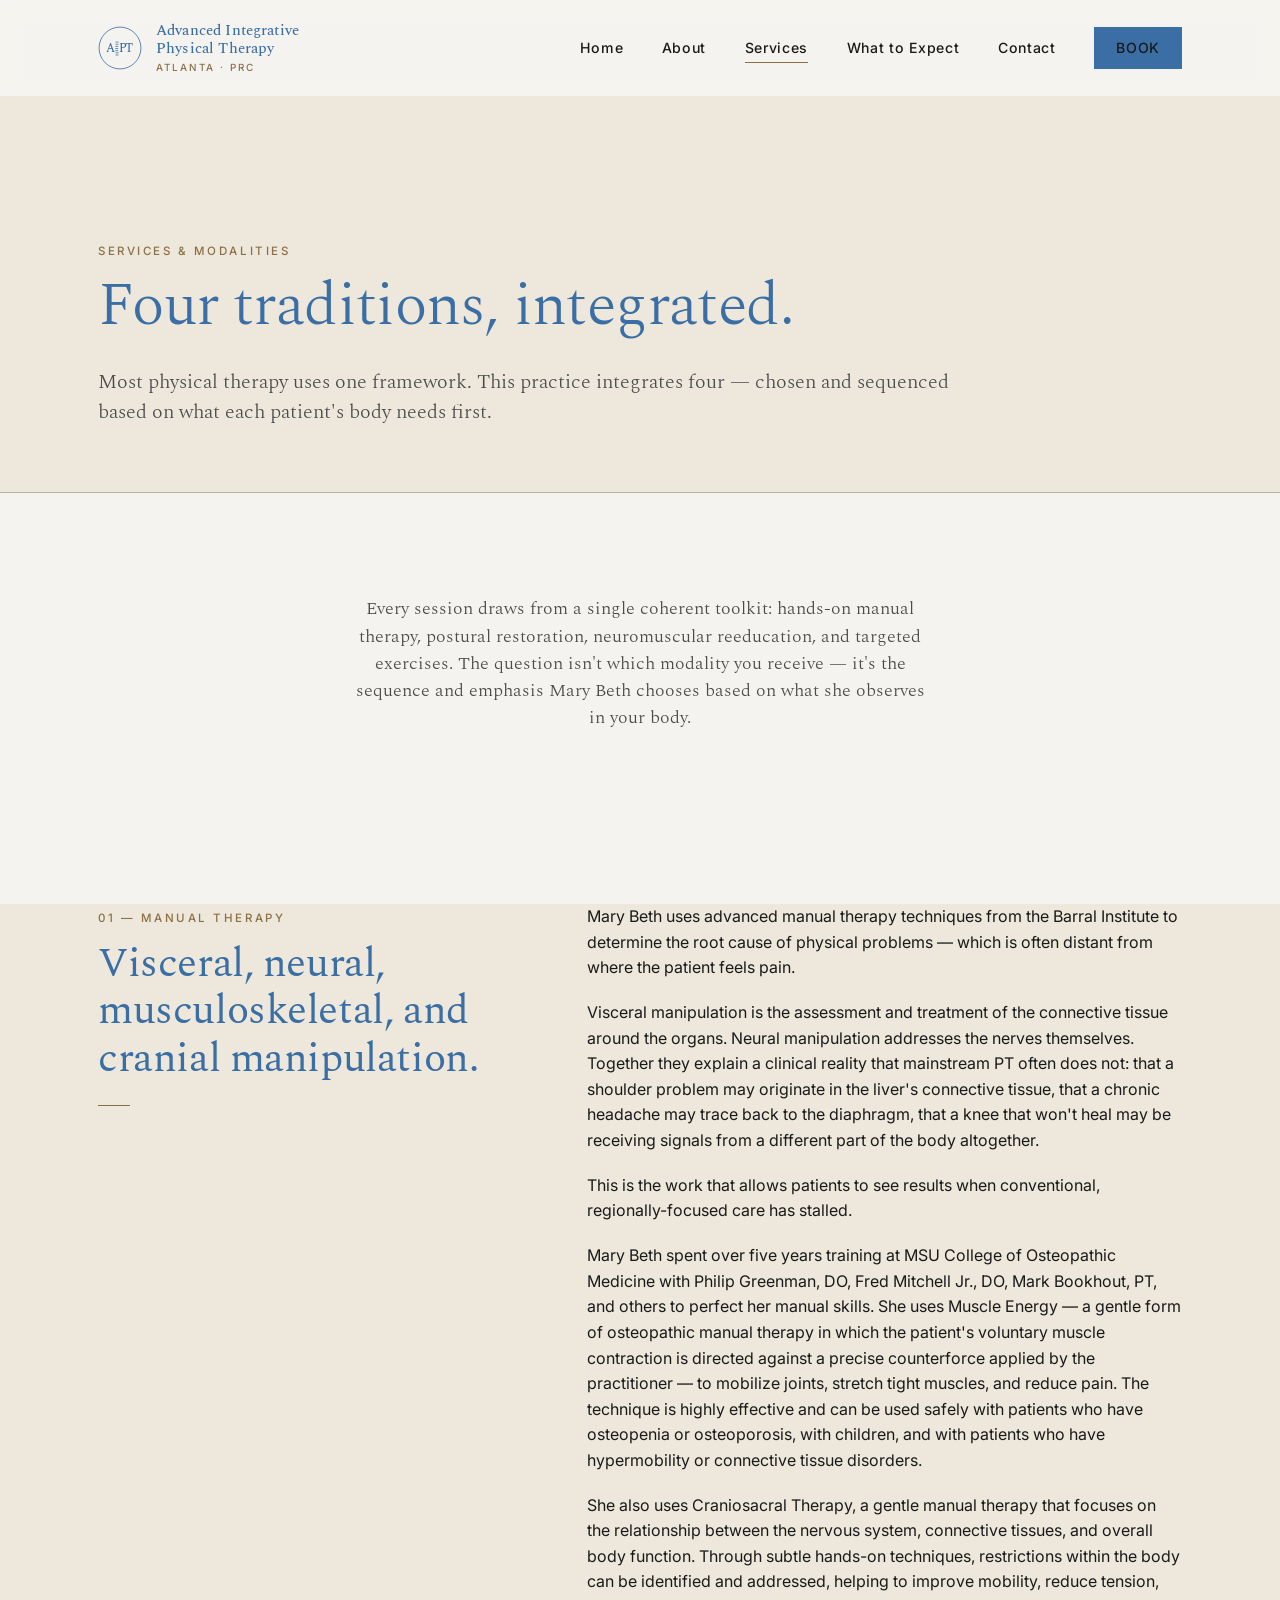
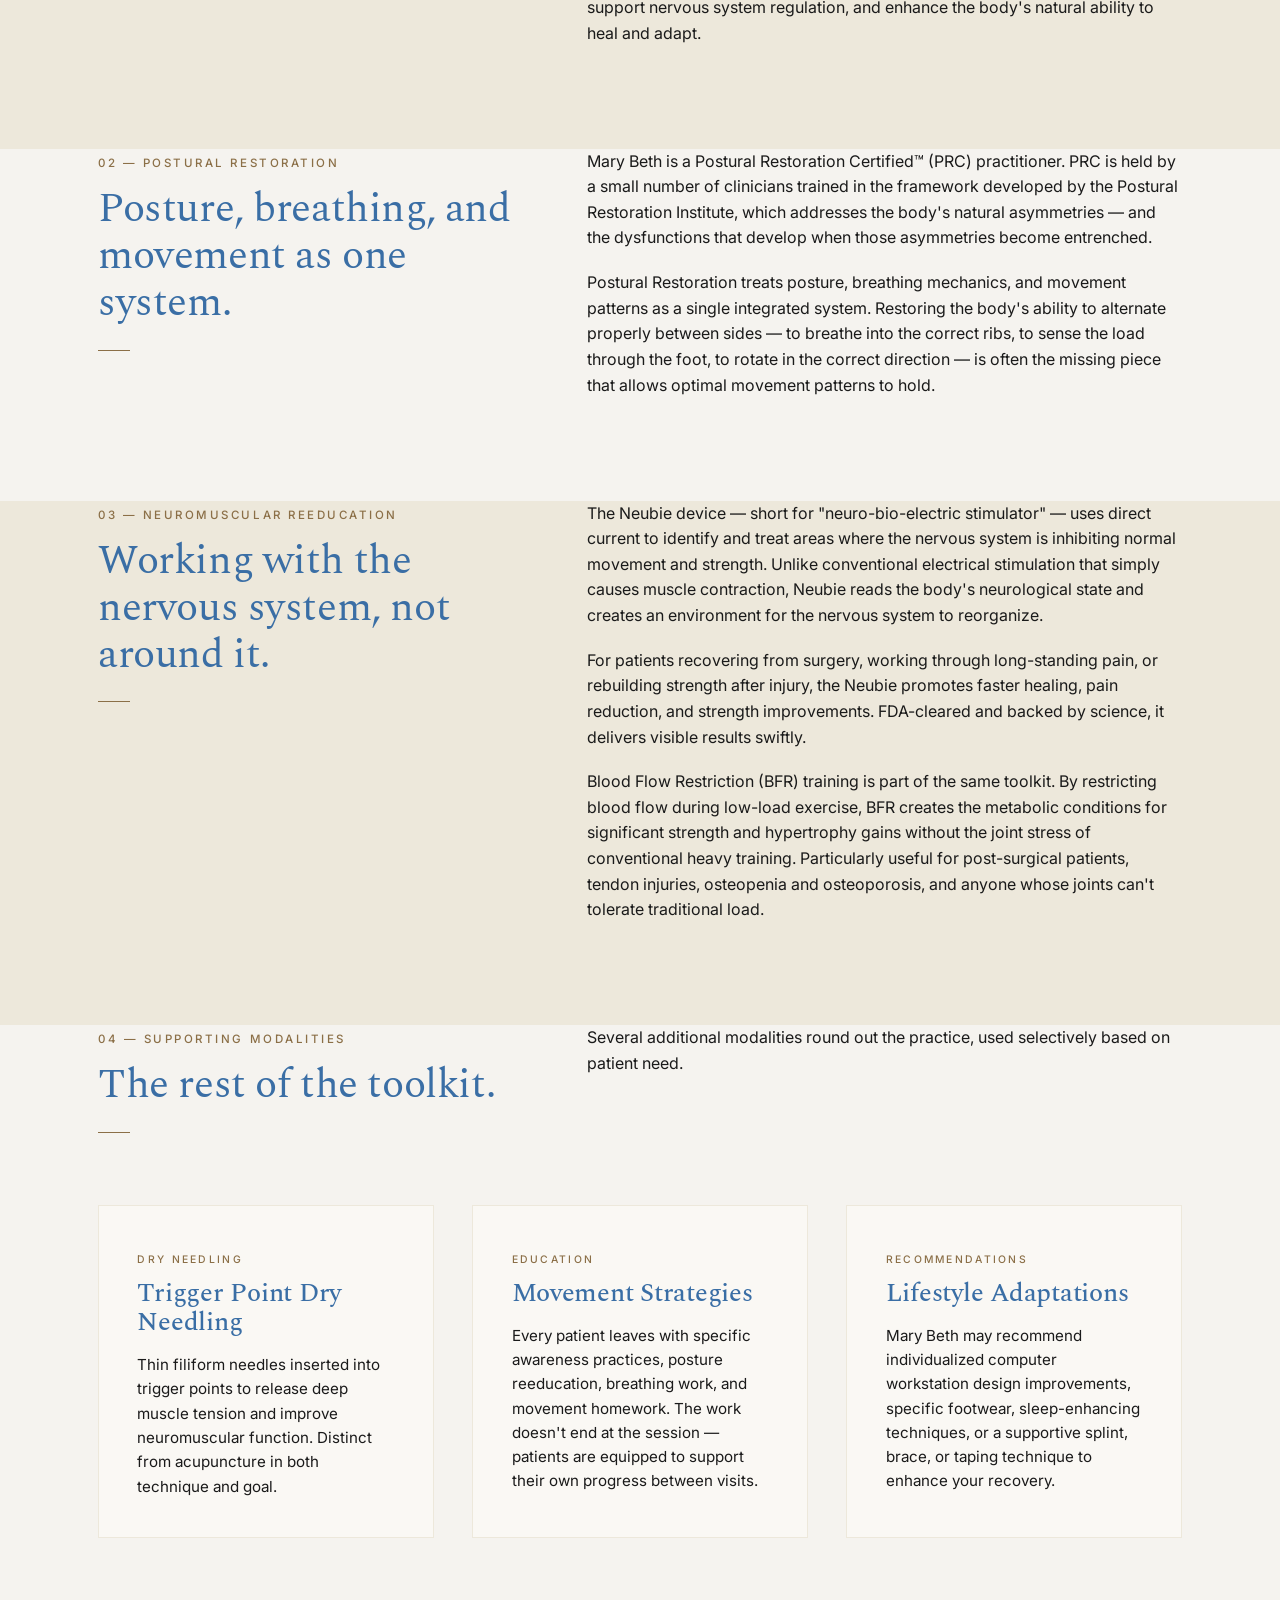
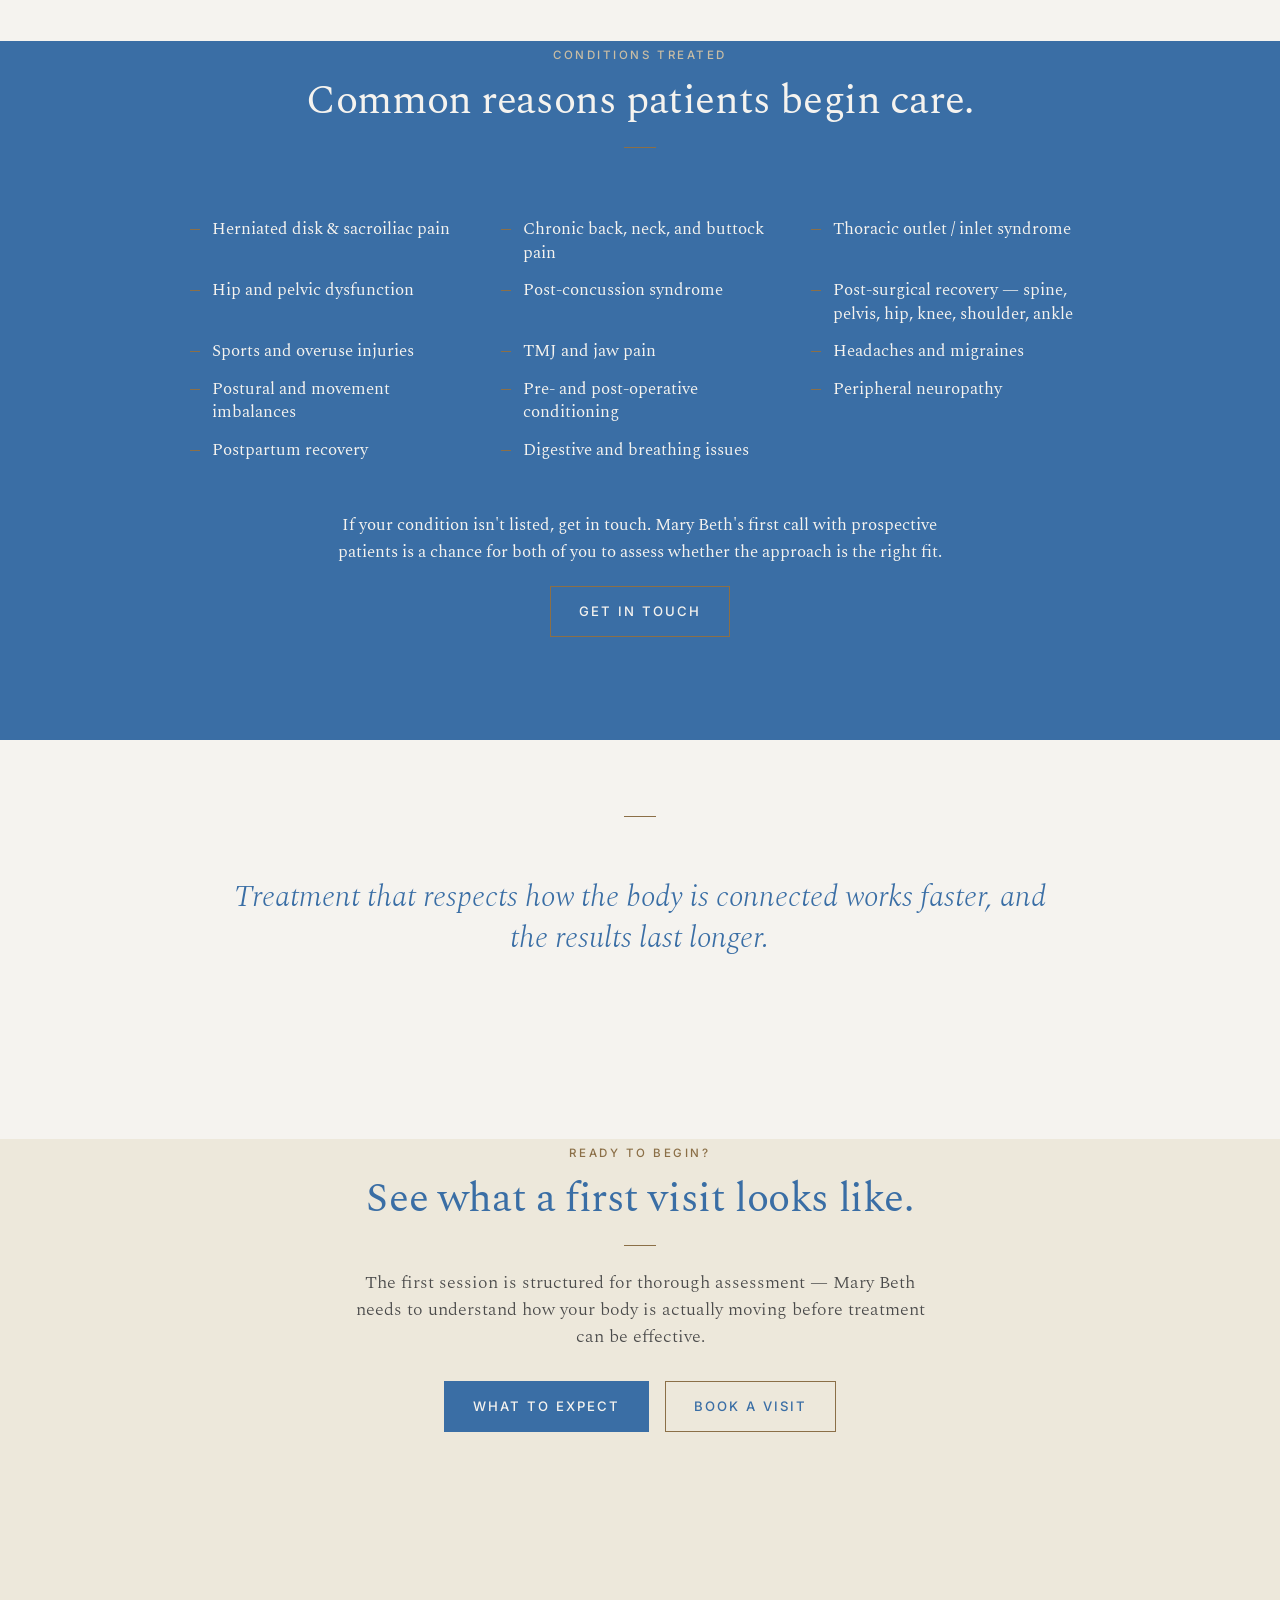
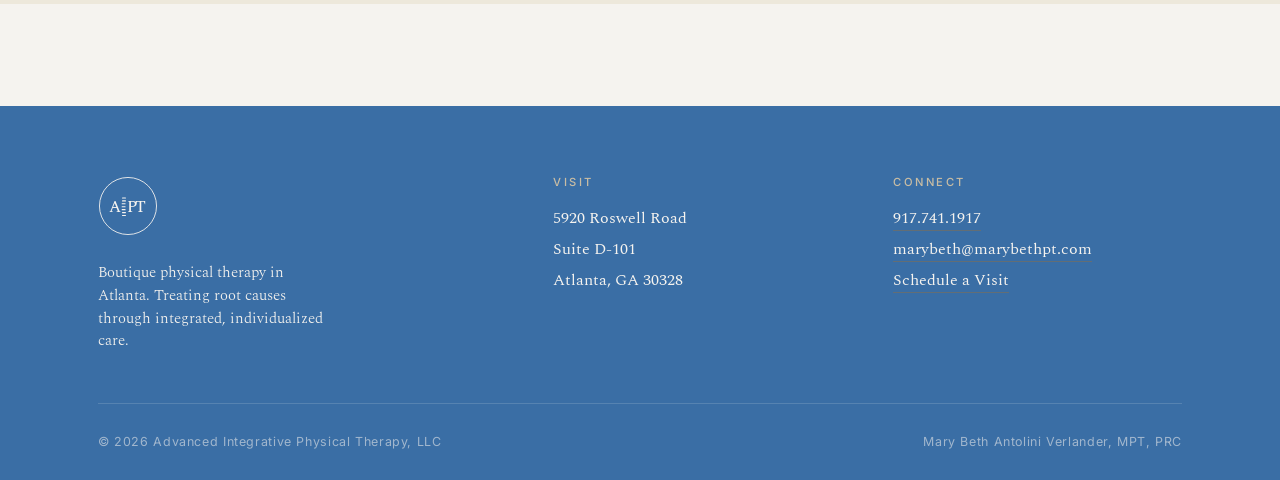
<file: services.html>
<!DOCTYPE html>
<html lang="en">
<head>
<meta charset="UTF-8">
<meta name="viewport" content="width=device-width, initial-scale=1">
<title>Services &amp; Modalities | Advanced Integrative Physical Therapy</title>
<meta name="description" content="The modalities integrated into every visit: Postural Restoration, Barral visceral manipulation, Neubie, dry needling, blood flow restriction, and more.">
<link rel="stylesheet" href="css/style.css">
<link rel="icon" type="image/svg+xml" href="images/favicon.svg">
</head>
<body>

<!-- ============ SHARED HEADER ============ -->
<header class="site-header">
  <div class="container">
    <a href="index.html" class="logo" aria-label="Advanced Integrative Physical Therapy — Home">
      <svg width="44" height="44" viewBox="0 0 82 82" xmlns="http://www.w3.org/2000/svg" aria-hidden="true">
        <circle cx="41" cy="41" r="39" fill="none" stroke="#3a6ea5" stroke-width="1.5"/>
        <text x="24" y="49" text-anchor="middle" font-family="Spectral, serif" font-size="22" font-weight="500" fill="#3a6ea5" letter-spacing="0.03em">A</text>
        <g stroke="#3a6ea5" stroke-width="1.5" stroke-linecap="round" fill="none">
          <line x1="33.5" y1="30" x2="37.5" y2="30"/>
          <line x1="33.5" y1="34" x2="37.5" y2="34"/>
          <line x1="33" y1="38" x2="37" y2="38"/>
          <line x1="33" y1="42" x2="37" y2="42"/>
          <line x1="33" y1="46" x2="37" y2="46"/>
          <line x1="33.5" y1="50" x2="37.5" y2="50"/>
          <line x1="33.5" y1="54" x2="37.5" y2="54"/>
        </g>
        <text x="47" y="49" text-anchor="middle" font-family="Spectral, serif" font-size="22" font-weight="500" fill="#3a6ea5" letter-spacing="0.03em">P</text>
        <text x="58" y="49" text-anchor="middle" font-family="Spectral, serif" font-size="22" font-weight="500" fill="#3a6ea5" letter-spacing="0.03em">T</text>
      </svg>
      <span class="logo-text">
        Advanced Integrative<br>Physical Therapy
        <span class="sub">Atlanta · PRC</span>
      </span>
    </a>
    <button class="mobile-nav-toggle" aria-label="Toggle menu">
      <svg viewBox="0 0 24 24" fill="none" stroke="currentColor" stroke-width="1.5"><path d="M4 7h16M4 12h16M4 17h16"/></svg>
    </button>
    <nav class="site-nav">
      <a href="index.html">Home</a>
      <a href="about.html">About</a>
      <a href="services.html" class="current">Services</a>
      <a href="what-to-expect.html">What to Expect</a>
      <a href="contact.html">Contact</a>
      <a href="#" class="btn-book">Book</a>
    </nav>
  </div>
</header>
<!-- ============ END HEADER ============ -->

<main>

  <!-- PAGE HEADER -->
  <section class="page-header">
    <div class="container">
      <span class="eyebrow">Services &amp; Modalities</span>
      <h1>Four traditions, integrated.</h1>
      <p class="lede">Most physical therapy uses one framework. This practice integrates four — chosen and sequenced based on what each patient's body needs first.</p>
    </div>
  </section>

  <!-- INTRO -->
  <section>
    <div class="container">
      <div class="section-header reveal">
        <p>Every session draws from a single coherent toolkit: hands-on manual therapy, postural restoration, neuromuscular reeducation, and targeted exercises. The question isn't which modality you receive — it's the sequence and emphasis Mary Beth chooses based on what she observes in your body.</p>
      </div>
    </div>
  </section>

  <!-- MODALITY 1: BARRAL / MANUAL THERAPY -->
  <section class="section-warm">
    <div class="container">
      <div class="two-col-narrow reveal">
        <div>
          <span class="eyebrow">01 — Manual Therapy</span>
          <h2>Visceral, neural, musculoskeletal, and cranial manipulation.</h2>
          <hr class="rule">
        </div>
        <div>
          <p>Mary Beth uses advanced manual therapy techniques from the Barral Institute to determine the root cause of physical problems — which is often distant from where the patient feels pain.</p>
          <p>Visceral manipulation is the assessment and treatment of the connective tissue around the organs. Neural manipulation addresses the nerves themselves. Together they explain a clinical reality that mainstream PT often does not: that a shoulder problem may originate in the liver's connective tissue, that a chronic headache may trace back to the diaphragm, that a knee that won't heal may be receiving signals from a different part of the body altogether.</p>
          <p>This is the work that allows patients to see results when conventional, regionally-focused care has stalled.</p>
          <p>Mary Beth spent over five years training at MSU College of Osteopathic Medicine with Philip Greenman, DO, Fred Mitchell Jr., DO, Mark Bookhout, PT, and others to perfect her manual skills. She uses Muscle Energy — a gentle form of osteopathic manual therapy in which the patient's voluntary muscle contraction is directed against a precise counterforce applied by the practitioner — to mobilize joints, stretch tight muscles, and reduce pain. The technique is highly effective and can be used safely with patients who have osteopenia or osteoporosis, with children, and with patients who have hypermobility or connective tissue disorders.</p>
          <p>She also uses Craniosacral Therapy, a gentle manual therapy that focuses on the relationship between the nervous system, connective tissues, and overall body function. Through subtle hands-on techniques, restrictions within the body can be identified and addressed, helping to improve mobility, reduce tension, support nervous system regulation, and enhance the body's natural ability to heal and adapt.</p>
        </div>
      </div>
    </div>
  </section>

  <!-- MODALITY 2: PRI -->
  <section>
    <div class="container">
      <div class="two-col-narrow reveal">
        <div>
          <span class="eyebrow">02 — Postural Restoration</span>
          <h2>Posture, breathing, and movement as one system.</h2>
          <hr class="rule">
        </div>
        <div>
          <p>Mary Beth is a Postural Restoration Certified™ (PRC) practitioner. PRC is held by a small number of clinicians trained in the framework developed by the Postural Restoration Institute, which addresses the body's natural asymmetries — and the dysfunctions that develop when those asymmetries become entrenched.</p>
          <p>Postural Restoration treats posture, breathing mechanics, and movement patterns as a single integrated system. Restoring the body's ability to alternate properly between sides — to breathe into the correct ribs, to sense the load through the foot, to rotate in the correct direction — is often the missing piece that allows optimal movement patterns to hold.</p>
        </div>
      </div>
    </div>
  </section>

  <!-- MODALITY 3: NEUBIE / NEUROMUSCULAR -->
  <section class="section-warm">
    <div class="container">
      <div class="two-col-narrow reveal">
        <div>
          <span class="eyebrow">03 — Neuromuscular Reeducation</span>
          <h2>Working with the nervous system, not around it.</h2>
          <hr class="rule">
        </div>
        <div>
          <p>The Neubie device — short for "neuro-bio-electric stimulator" — uses direct current to identify and treat areas where the nervous system is inhibiting normal movement and strength. Unlike conventional electrical stimulation that simply causes muscle contraction, Neubie reads the body's neurological state and creates an environment for the nervous system to reorganize.</p>
          <p>For patients recovering from surgery, working through long-standing pain, or rebuilding strength after injury, the Neubie promotes faster healing, pain reduction, and strength improvements. FDA-cleared and backed by science, it delivers visible results swiftly.</p>
          <p>Blood Flow Restriction (BFR) training is part of the same toolkit. By restricting blood flow during low-load exercise, BFR creates the metabolic conditions for significant strength and hypertrophy gains without the joint stress of conventional heavy training. Particularly useful for post-surgical patients, tendon injuries, osteopenia and osteoporosis, and anyone whose joints can't tolerate traditional load.</p>
        </div>
      </div>
    </div>
  </section>

  <!-- MODALITY 4: SUPPORTING -->
  <section>
    <div class="container">
      <div class="two-col-narrow reveal">
        <div>
          <span class="eyebrow">04 — Supporting Modalities</span>
          <h2>The rest of the toolkit.</h2>
          <hr class="rule">
        </div>
        <div>
          <p>Several additional modalities round out the practice, used selectively based on patient need.</p>
        </div>
      </div>

      <div class="cards-grid" style="margin-top: 50px;">
        <div class="card reveal">
          <span class="eyebrow">Dry Needling</span>
          <h3>Trigger Point Dry Needling</h3>
          <p>Thin filiform needles inserted into trigger points to release deep muscle tension and improve neuromuscular function. Distinct from acupuncture in both technique and goal.</p>
        </div>
        <div class="card reveal">
          <span class="eyebrow">Education</span>
          <h3>Movement Strategies</h3>
          <p>Every patient leaves with specific awareness practices, posture reeducation, breathing work, and movement homework. The work doesn't end at the session — patients are equipped to support their own progress between visits.</p>
        </div>
        <div class="card reveal">
          <span class="eyebrow">Recommendations</span>
          <h3>Lifestyle Adaptations</h3>
          <p>Mary Beth may recommend individualized computer workstation design improvements, specific footwear, sleep-enhancing techniques, or a supportive splint, brace, or taping technique to enhance your recovery.</p>
        </div>
      </div>
    </div>
  </section>

  <!-- CONDITIONS TREATED -->
  <section class="section-dark">
    <div class="container">
      <div class="section-header reveal">
        <span class="eyebrow">Conditions Treated</span>
        <h2>Common reasons patients begin care.</h2>
        <hr class="rule rule-center" style="background: var(--bronze);">
      </div>

      <ul class="conditions reveal" style="max-width: 900px; margin: 0 auto;">
        <li style="color: var(--cream);">Herniated disk &amp; sacroiliac pain</li>
        <li style="color: var(--cream);">Chronic back, neck, and buttock pain</li>
        <li style="color: var(--cream);">Thoracic outlet / inlet syndrome</li>
        <li style="color: var(--cream);">Hip and pelvic dysfunction</li>
        <li style="color: var(--cream);">Post-concussion syndrome</li>
        <li style="color: var(--cream);">Post-surgical recovery — spine, pelvis, hip, knee, shoulder, ankle</li>
        <li style="color: var(--cream);">Sports and overuse injuries</li>
        <li style="color: var(--cream);">TMJ and jaw pain</li>
        <li style="color: var(--cream);">Headaches and migraines</li>
        <li style="color: var(--cream);">Postural and movement imbalances</li>
        <li style="color: var(--cream);">Pre- and post-operative conditioning</li>
        <li style="color: var(--cream);">Peripheral neuropathy</li>
        <li style="color: var(--cream);">Postpartum recovery</li>
        <li style="color: var(--cream);">Digestive and breathing issues</li>
      </ul>

      <div style="text-align: center; margin-top: 50px;">
        <p style="margin: 0 auto 20px auto; max-width: 36em; color: var(--cream); font-family: var(--serif); font-size: 1.05rem;">If your condition isn't listed, get in touch. Mary Beth's first call with prospective patients is a chance for both of you to assess whether the approach is the right fit.</p>
        <a href="contact.html" class="btn-secondary" style="border-color: var(--bronze); color: var(--cream);">Get in Touch</a>
      </div>
    </div>
  </section>

  <!-- PULL QUOTE -->
  <section>
    <div class="container">
      <blockquote class="pull-quote reveal">
        Treatment that respects how the body is connected works faster, and the results last longer.
      </blockquote>
    </div>
  </section>

  <!-- CTA -->
  <section class="section-warm">
    <div class="container">
      <div class="section-header reveal">
        <span class="eyebrow">Ready to Begin?</span>
        <h2>See what a first visit looks like.</h2>
        <hr class="rule rule-center">
        <p>The first session is structured for thorough assessment — Mary Beth needs to understand how your body is actually moving before treatment can be effective.</p>
        <div class="hero-actions" style="justify-content: center; margin-top: 30px;">
          <a href="what-to-expect.html" class="btn-primary">What to Expect</a>
          <a href="#" class="btn-secondary">Book a Visit</a>
        </div>
      </div>
    </div>
  </section>

</main>

<!-- ============ SHARED FOOTER ============ -->
<footer class="site-footer">
  <div class="container">
    <div class="footer-grid">
      <div class="footer-brand">
        <div class="seal">
          <svg viewBox="0 0 82 82" xmlns="http://www.w3.org/2000/svg" aria-hidden="true">
            <circle cx="41" cy="41" r="39" fill="none" stroke="#f5f3ef" stroke-width="1.2"/>
            <text x="24" y="49" text-anchor="middle" font-family="Spectral, serif" font-size="22" font-weight="500" fill="#f5f3ef" letter-spacing="0.03em">A</text>
            <g stroke="#f5f3ef" stroke-width="1.5" stroke-linecap="round" fill="none">
              <line x1="33.5" y1="30" x2="37.5" y2="30"/>
              <line x1="33.5" y1="34" x2="37.5" y2="34"/>
              <line x1="33" y1="38" x2="37" y2="38"/>
              <line x1="33" y1="42" x2="37" y2="42"/>
              <line x1="33" y1="46" x2="37" y2="46"/>
              <line x1="33.5" y1="50" x2="37.5" y2="50"/>
              <line x1="33.5" y1="54" x2="37.5" y2="54"/>
            </g>
            <text x="47" y="49" text-anchor="middle" font-family="Spectral, serif" font-size="22" font-weight="500" fill="#f5f3ef" letter-spacing="0.03em">P</text>
            <text x="58" y="49" text-anchor="middle" font-family="Spectral, serif" font-size="22" font-weight="500" fill="#f5f3ef" letter-spacing="0.03em">T</text>
          </svg>
        </div>
        <p>Boutique physical therapy in Atlanta. Treating root causes through integrated, individualized care.</p>
      </div>
      <div>
        <h4>Visit</h4>
        <ul>
          <li>5920 Roswell Road</li>
          <li>Suite D-101</li>
          <li>Atlanta, GA 30328</li>
        </ul>
      </div>
      <div>
        <h4>Connect</h4>
        <ul>
          <li><a href="tel:9177411917">917.741.1917</a></li>
          <li><a href="mailto:marybeth@marybethpt.com">marybeth@marybethpt.com</a></li>
          <li><a href="contact.html">Schedule a Visit</a></li>
        </ul>
      </div>
    </div>
    <div class="footer-bottom">
      <div>© <span id="year"></span> Advanced Integrative Physical Therapy, LLC</div>
      <div>Mary Beth Antolini Verlander, MPT, PRC</div>
    </div>
  </div>
</footer>
<!-- ============ END FOOTER ============ -->

<script>document.getElementById('year').textContent = new Date().getFullYear();</script>
<script src="js/main.js"></script>
</body>
</html>
</file>
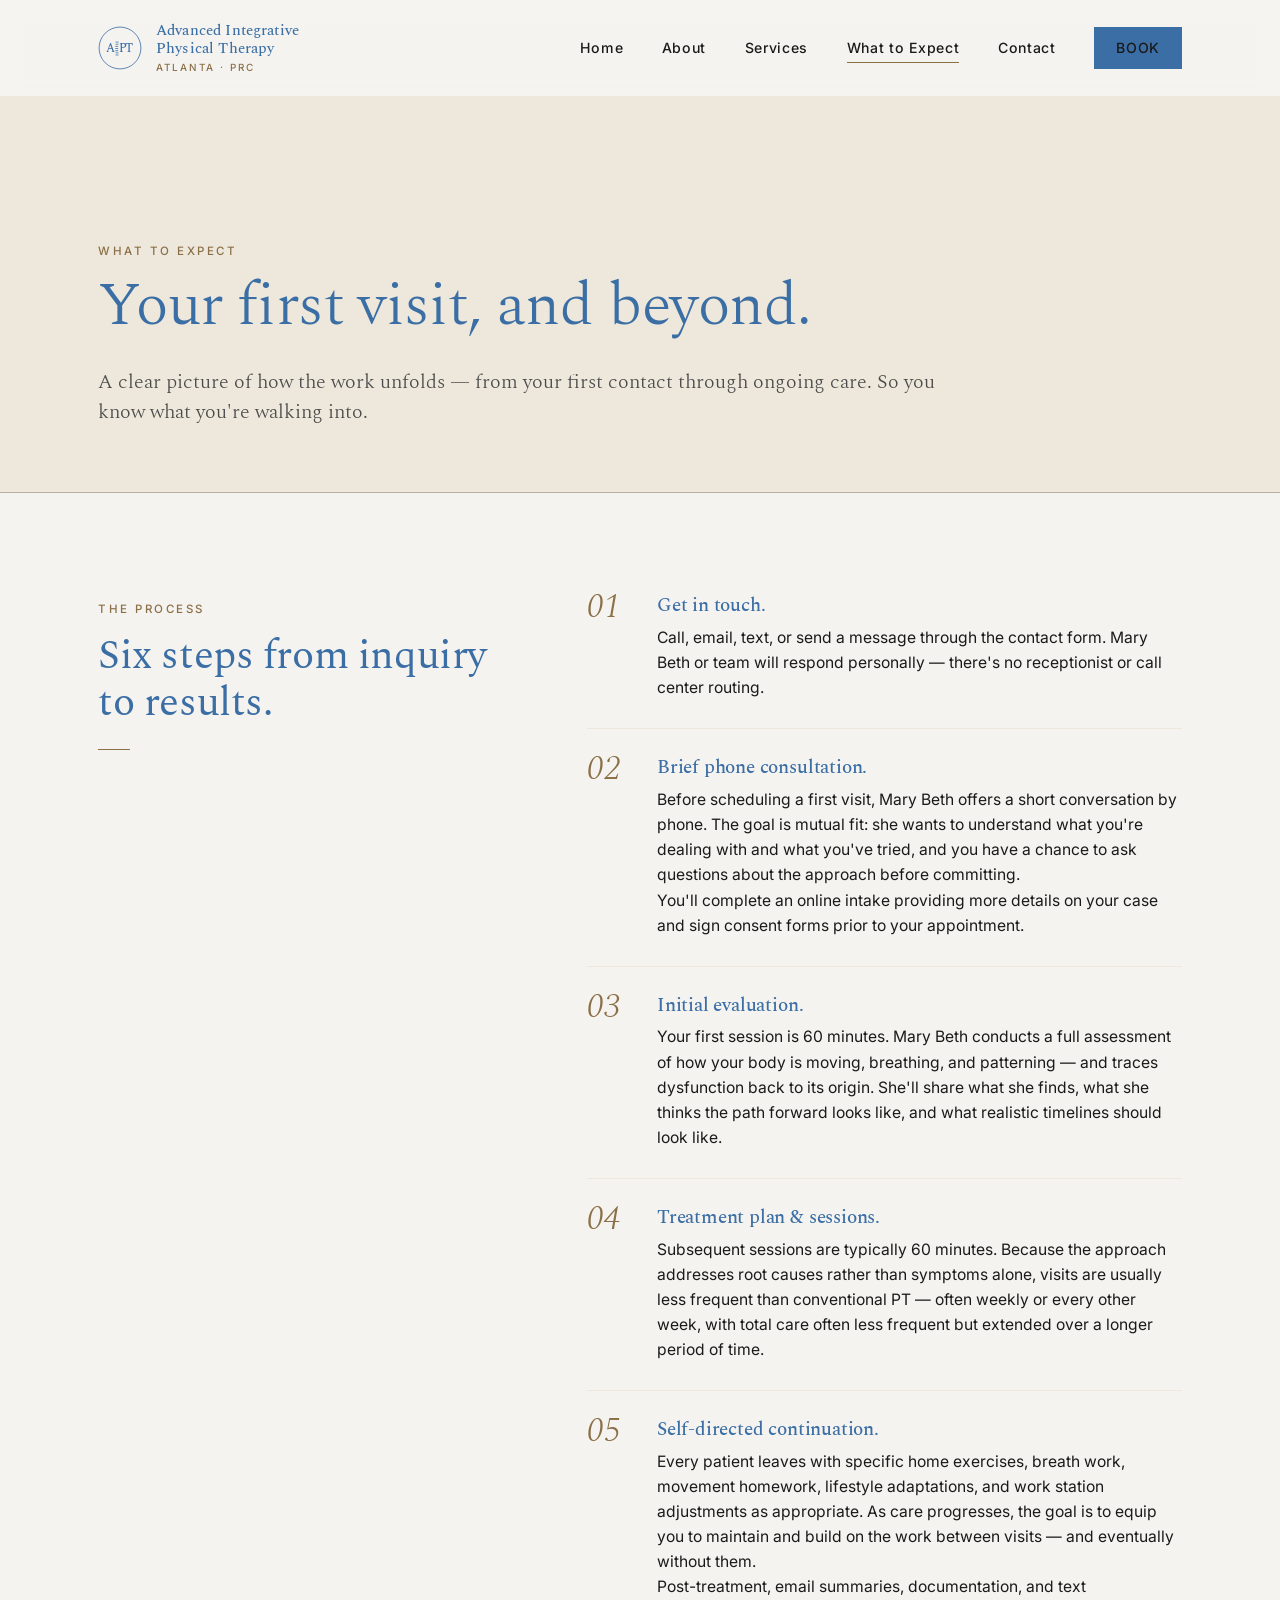
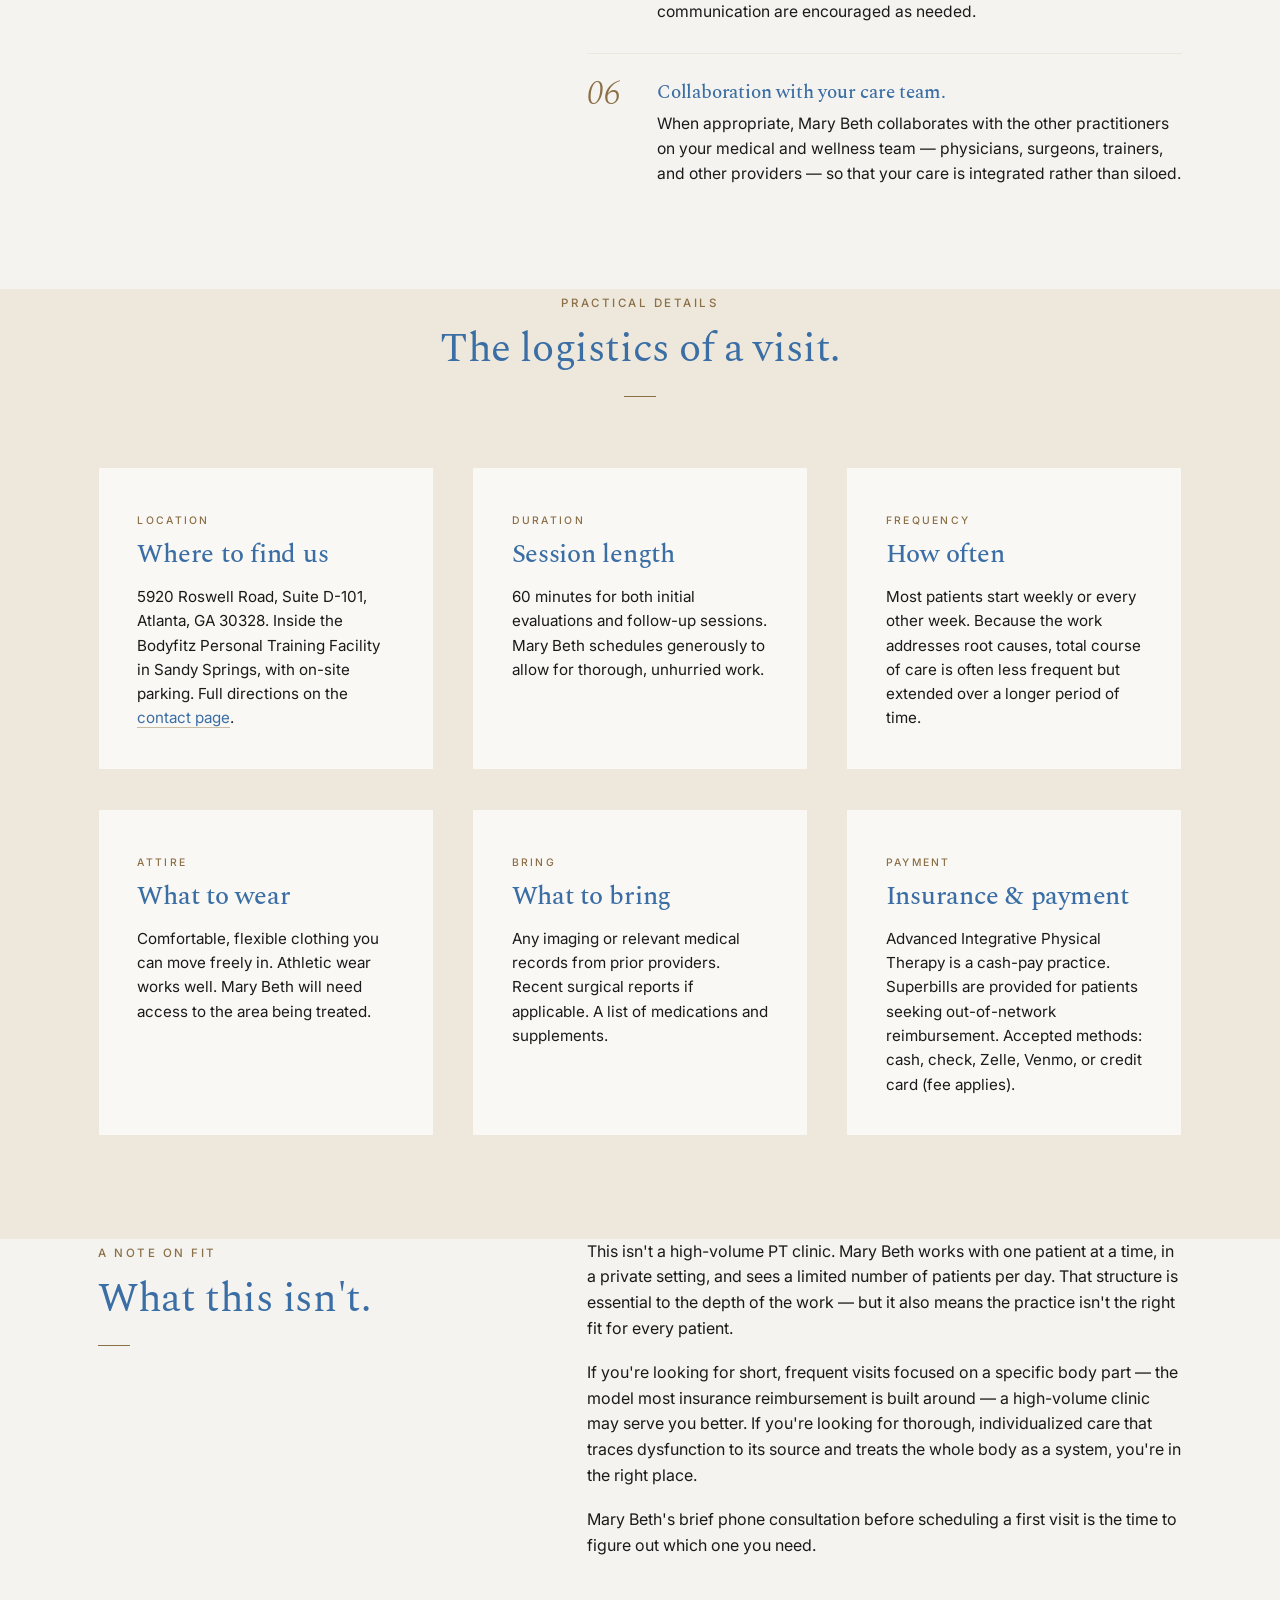
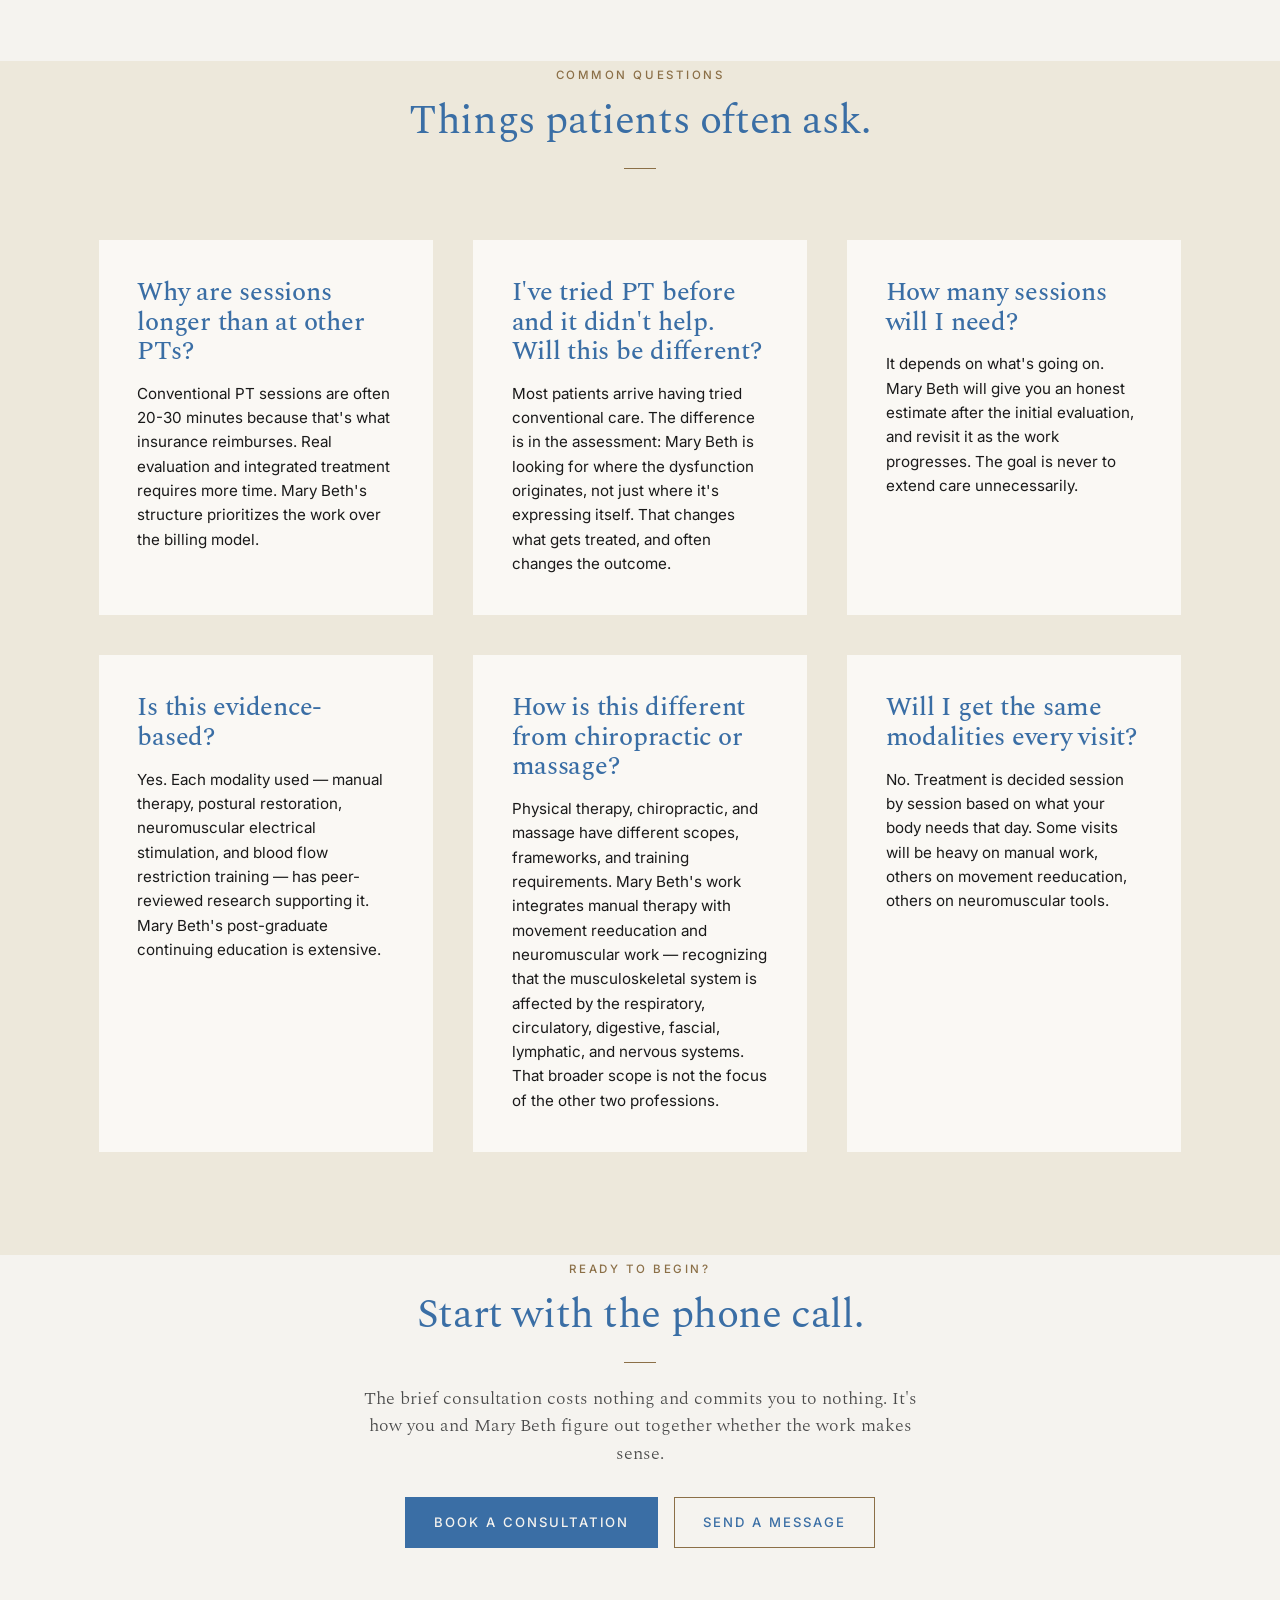
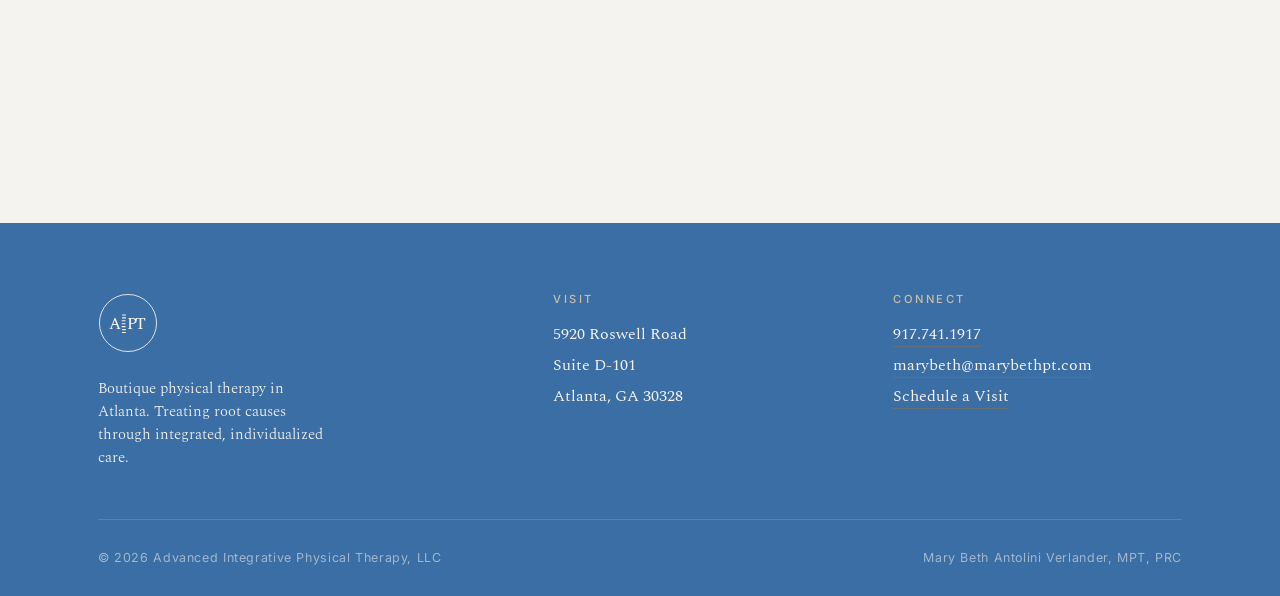
<file: what-to-expect.html>
<!DOCTYPE html>
<html lang="en">
<head>
<meta charset="UTF-8">
<meta name="viewport" content="width=device-width, initial-scale=1">
<title>What to Expect | Advanced Integrative Physical Therapy</title>
<meta name="description" content="What a first visit looks like, how scheduling works, and what to know before your appointment with Mary Beth.">
<link rel="stylesheet" href="css/style.css">
<link rel="icon" type="image/svg+xml" href="images/favicon.svg">
</head>
<body>

<!-- ============ SHARED HEADER ============ -->
<header class="site-header">
  <div class="container">
    <a href="index.html" class="logo" aria-label="Advanced Integrative Physical Therapy — Home">
      <svg width="44" height="44" viewBox="0 0 82 82" xmlns="http://www.w3.org/2000/svg" aria-hidden="true">
        <circle cx="41" cy="41" r="39" fill="none" stroke="#3a6ea5" stroke-width="1.5"/>
        <text x="24" y="49" text-anchor="middle" font-family="Spectral, serif" font-size="22" font-weight="500" fill="#3a6ea5" letter-spacing="0.03em">A</text>
        <g stroke="#3a6ea5" stroke-width="1.5" stroke-linecap="round" fill="none">
          <line x1="33.5" y1="30" x2="37.5" y2="30"/>
          <line x1="33.5" y1="34" x2="37.5" y2="34"/>
          <line x1="33" y1="38" x2="37" y2="38"/>
          <line x1="33" y1="42" x2="37" y2="42"/>
          <line x1="33" y1="46" x2="37" y2="46"/>
          <line x1="33.5" y1="50" x2="37.5" y2="50"/>
          <line x1="33.5" y1="54" x2="37.5" y2="54"/>
        </g>
        <text x="47" y="49" text-anchor="middle" font-family="Spectral, serif" font-size="22" font-weight="500" fill="#3a6ea5" letter-spacing="0.03em">P</text>
        <text x="58" y="49" text-anchor="middle" font-family="Spectral, serif" font-size="22" font-weight="500" fill="#3a6ea5" letter-spacing="0.03em">T</text>
      </svg>
      <span class="logo-text">
        Advanced Integrative<br>Physical Therapy
        <span class="sub">Atlanta · PRC</span>
      </span>
    </a>
    <button class="mobile-nav-toggle" aria-label="Toggle menu">
      <svg viewBox="0 0 24 24" fill="none" stroke="currentColor" stroke-width="1.5"><path d="M4 7h16M4 12h16M4 17h16"/></svg>
    </button>
    <nav class="site-nav">
      <a href="index.html">Home</a>
      <a href="about.html">About</a>
      <a href="services.html">Services</a>
      <a href="what-to-expect.html" class="current">What to Expect</a>
      <a href="contact.html">Contact</a>
      <a href="#" class="btn-book">Book</a>
    </nav>
  </div>
</header>
<!-- ============ END HEADER ============ -->

<main>

  <!-- PAGE HEADER -->
  <section class="page-header">
    <div class="container">
      <span class="eyebrow">What to Expect</span>
      <h1>Your first visit, and beyond.</h1>
      <p class="lede">A clear picture of how the work unfolds — from your first contact through ongoing care. So you know what you're walking into.</p>
    </div>
  </section>

  <!-- THE PROCESS -->
  <section>
    <div class="container">
      <div class="two-col-narrow">
        <div class="reveal">
          <span class="eyebrow">The Process</span>
          <h2>Six steps from inquiry to results.</h2>
          <hr class="rule">
        </div>
        <div>
          <ol class="steps reveal">
            <li>
              <h3>Get in touch.</h3>
              <p>Call, email, text, or send a message through the contact form. Mary Beth or team will respond personally — there's no receptionist or call center routing.</p>
            </li>
            <li>
              <h3>Brief phone consultation.</h3>
              <p>Before scheduling a first visit, Mary Beth offers a short conversation by phone. The goal is mutual fit: she wants to understand what you're dealing with and what you've tried, and you have a chance to ask questions about the approach before committing.</p>
              <p>You'll complete an online intake providing more details on your case and sign consent forms prior to your appointment.</p>
            </li>
            <li>
              <h3>Initial evaluation.</h3>
              <p>Your first session is 60 minutes. Mary Beth conducts a full assessment of how your body is moving, breathing, and patterning — and traces dysfunction back to its origin. She'll share what she finds, what she thinks the path forward looks like, and what realistic timelines should look like.</p>
            </li>
            <li>
              <h3>Treatment plan &amp; sessions.</h3>
              <p>Subsequent sessions are typically 60 minutes. Because the approach addresses root causes rather than symptoms alone, visits are usually less frequent than conventional PT — often weekly or every other week, with total care often less frequent but extended over a longer period of time.</p>
            </li>
            <li>
              <h3>Self-directed continuation.</h3>
              <p>Every patient leaves with specific home exercises, breath work, movement homework, lifestyle adaptations, and work station adjustments as appropriate. As care progresses, the goal is to equip you to maintain and build on the work between visits — and eventually without them.</p>
              <p>Post-treatment, email summaries, documentation, and text communication are encouraged as needed.</p>
            </li>
            <li>
              <h3>Collaboration with your care team.</h3>
              <p>When appropriate, Mary Beth collaborates with the other practitioners on your medical and wellness team — physicians, surgeons, trainers, and other providers — so that your care is integrated rather than siloed.</p>
            </li>
          </ol>
        </div>
      </div>
    </div>
  </section>

  <!-- LOGISTICS -->
  <section class="section-warm">
    <div class="container">
      <div class="section-header reveal">
        <span class="eyebrow">Practical Details</span>
        <h2>The logistics of a visit.</h2>
        <hr class="rule rule-center">
      </div>

      <div class="cards-grid">
        <div class="card reveal">
          <span class="eyebrow">Location</span>
          <h3>Where to find us</h3>
          <p>5920 Roswell Road, Suite D-101, Atlanta, GA 30328. Inside the Bodyfitz Personal Training Facility in Sandy Springs, with on-site parking. Full directions on the <a href="contact.html">contact page</a>.</p>
        </div>
        <div class="card reveal">
          <span class="eyebrow">Duration</span>
          <h3>Session length</h3>
          <p>60 minutes for both initial evaluations and follow-up sessions. Mary Beth schedules generously to allow for thorough, unhurried work.</p>
        </div>
        <div class="card reveal">
          <span class="eyebrow">Frequency</span>
          <h3>How often</h3>
          <p>Most patients start weekly or every other week. Because the work addresses root causes, total course of care is often less frequent but extended over a longer period of time.</p>
        </div>
        <div class="card reveal">
          <span class="eyebrow">Attire</span>
          <h3>What to wear</h3>
          <p>Comfortable, flexible clothing you can move freely in. Athletic wear works well. Mary Beth will need access to the area being treated.</p>
        </div>
        <div class="card reveal">
          <span class="eyebrow">Bring</span>
          <h3>What to bring</h3>
          <p>Any imaging or relevant medical records from prior providers. Recent surgical reports if applicable. A list of medications and supplements.</p>
        </div>
        <div class="card reveal">
          <span class="eyebrow">Payment</span>
          <h3>Insurance &amp; payment</h3>
          <p>Advanced Integrative Physical Therapy is a cash-pay practice. Superbills are provided for patients seeking out-of-network reimbursement. Accepted methods: cash, check, Zelle, Venmo, or credit card (fee applies).</p>
        </div>
      </div>
    </div>
  </section>

  <!-- WHAT NOT TO EXPECT -->
  <section>
    <div class="container">
      <div class="two-col-narrow reveal">
        <div>
          <span class="eyebrow">A Note on Fit</span>
          <h2>What this isn't.</h2>
          <hr class="rule">
        </div>
        <div>
          <p>This isn't a high-volume PT clinic. Mary Beth works with one patient at a time, in a private setting, and sees a limited number of patients per day. That structure is essential to the depth of the work — but it also means the practice isn't the right fit for every patient.</p>
          <p>If you're looking for short, frequent visits focused on a specific body part — the model most insurance reimbursement is built around — a high-volume clinic may serve you better. If you're looking for thorough, individualized care that traces dysfunction to its source and treats the whole body as a system, you're in the right place.</p>
          <p>Mary Beth's brief phone consultation before scheduling a first visit is the time to figure out which one you need.</p>
        </div>
      </div>
    </div>
  </section>

  <!-- FAQ -->
  <section class="section-warm">
    <div class="container">
      <div class="section-header reveal">
        <span class="eyebrow">Common Questions</span>
        <h2>Things patients often ask.</h2>
        <hr class="rule rule-center">
      </div>

      <div class="cards-grid">
        <div class="card reveal">
          <h3>Why are sessions longer than at other PTs?</h3>
          <p>Conventional PT sessions are often 20-30 minutes because that's what insurance reimburses. Real evaluation and integrated treatment requires more time. Mary Beth's structure prioritizes the work over the billing model.</p>
        </div>
        <div class="card reveal">
          <h3>I've tried PT before and it didn't help. Will this be different?</h3>
          <p>Most patients arrive having tried conventional care. The difference is in the assessment: Mary Beth is looking for where the dysfunction originates, not just where it's expressing itself. That changes what gets treated, and often changes the outcome.</p>
        </div>
        <div class="card reveal">
          <h3>How many sessions will I need?</h3>
          <p>It depends on what's going on. Mary Beth will give you an honest estimate after the initial evaluation, and revisit it as the work progresses. The goal is never to extend care unnecessarily.</p>
        </div>
        <div class="card reveal">
          <h3>Is this evidence-based?</h3>
          <p>Yes. Each modality used — manual therapy, postural restoration, neuromuscular electrical stimulation, and blood flow restriction training — has peer-reviewed research supporting it. Mary Beth's post-graduate continuing education is extensive.</p>
        </div>
        <div class="card reveal">
          <h3>How is this different from chiropractic or massage?</h3>
          <p>Physical therapy, chiropractic, and massage have different scopes, frameworks, and training requirements. Mary Beth's work integrates manual therapy with movement reeducation and neuromuscular work — recognizing that the musculoskeletal system is affected by the respiratory, circulatory, digestive, fascial, lymphatic, and nervous systems. That broader scope is not the focus of the other two professions.</p>
        </div>
        <div class="card reveal">
          <h3>Will I get the same modalities every visit?</h3>
          <p>No. Treatment is decided session by session based on what your body needs that day. Some visits will be heavy on manual work, others on movement reeducation, others on neuromuscular tools.</p>
        </div>
      </div>
    </div>
  </section>

  <!-- CTA -->
  <section>
    <div class="container">
      <div class="section-header reveal">
        <span class="eyebrow">Ready to Begin?</span>
        <h2>Start with the phone call.</h2>
        <hr class="rule rule-center">
        <p>The brief consultation costs nothing and commits you to nothing. It's how you and Mary Beth figure out together whether the work makes sense.</p>
        <div class="hero-actions" style="justify-content: center; margin-top: 30px;">
          <a href="#" class="btn-primary">Book a Consultation</a>
          <a href="contact.html" class="btn-secondary">Send a Message</a>
        </div>
      </div>
    </div>
  </section>

</main>

<!-- ============ SHARED FOOTER ============ -->
<footer class="site-footer">
  <div class="container">
    <div class="footer-grid">
      <div class="footer-brand">
        <div class="seal">
          <svg viewBox="0 0 82 82" xmlns="http://www.w3.org/2000/svg" aria-hidden="true">
            <circle cx="41" cy="41" r="39" fill="none" stroke="#f5f3ef" stroke-width="1.2"/>
            <text x="24" y="49" text-anchor="middle" font-family="Spectral, serif" font-size="22" font-weight="500" fill="#f5f3ef" letter-spacing="0.03em">A</text>
            <g stroke="#f5f3ef" stroke-width="1.5" stroke-linecap="round" fill="none">
              <line x1="33.5" y1="30" x2="37.5" y2="30"/>
              <line x1="33.5" y1="34" x2="37.5" y2="34"/>
              <line x1="33" y1="38" x2="37" y2="38"/>
              <line x1="33" y1="42" x2="37" y2="42"/>
              <line x1="33" y1="46" x2="37" y2="46"/>
              <line x1="33.5" y1="50" x2="37.5" y2="50"/>
              <line x1="33.5" y1="54" x2="37.5" y2="54"/>
            </g>
            <text x="47" y="49" text-anchor="middle" font-family="Spectral, serif" font-size="22" font-weight="500" fill="#f5f3ef" letter-spacing="0.03em">P</text>
            <text x="58" y="49" text-anchor="middle" font-family="Spectral, serif" font-size="22" font-weight="500" fill="#f5f3ef" letter-spacing="0.03em">T</text>
          </svg>
        </div>
        <p>Boutique physical therapy in Atlanta. Treating root causes through integrated, individualized care.</p>
      </div>
      <div>
        <h4>Visit</h4>
        <ul>
          <li>5920 Roswell Road</li>
          <li>Suite D-101</li>
          <li>Atlanta, GA 30328</li>
        </ul>
      </div>
      <div>
        <h4>Connect</h4>
        <ul>
          <li><a href="tel:9177411917">917.741.1917</a></li>
          <li><a href="mailto:marybeth@marybethpt.com">marybeth@marybethpt.com</a></li>
          <li><a href="contact.html">Schedule a Visit</a></li>
        </ul>
      </div>
    </div>
    <div class="footer-bottom">
      <div>© <span id="year"></span> Advanced Integrative Physical Therapy, LLC</div>
      <div>Mary Beth Antolini Verlander, MPT, PRC</div>
    </div>
  </div>
</footer>
<!-- ============ END FOOTER ============ -->

<script>document.getElementById('year').textContent = new Date().getFullYear();</script>
<script src="js/main.js"></script>
</body>
</html>
</file>
<file: css/style.css>
/* =============================================================================
   ADVANCED INTEGRATIVE PHYSICAL THERAPY
   Shared site stylesheet
   ============================================================================= */

@import url('https://fonts.googleapis.com/css2?family=Spectral:ital,wght@0,300;0,400;0,500;0,600;1,300;1,400&family=Inter:wght@300;400;500;600&display=swap');

:root {
  /* Brand palette — cornflower blue with cream and bronze accents */
  --cream: #f5f3ef;
  --cream-soft: #faf8f4;
  --cream-warm: #ede8db;
  --primary: #3a6ea5;         /* Cornflower — primary brand color */
  --primary-dark: #2c5282;    /* Deeper cornflower for emphasis */
  --primary-soft: #6e96be;    /* Mid-tone for secondary text */
  --primary-pale: #c8d8ea;    /* Pale tint for backgrounds & dividers */
  --bronze: #8b6f47;
  --bronze-light: #c9bda4;
  --ink: #1a1a1a;
  --charcoal: #4a4a4a;
  --muted: #6b665c;
  --rule: #b8b0a0;

  /* Legacy aliases — kept so existing component CSS keeps working */
  --forest: var(--primary);
  --forest-soft: var(--primary-soft);
  --forest-pale: var(--primary-pale);
  --cornflower: var(--primary);

  /* Type */
  --serif: 'Spectral', 'Cormorant Garamond', Georgia, serif;
  --sans: 'Inter', -apple-system, BlinkMacSystemFont, sans-serif;

  /* Spacing */
  --max-width: 1180px;
  --section-pad: clamp(60px, 8vw, 120px);
}

* { box-sizing: border-box; margin: 0; padding: 0; }

html {
  scroll-behavior: smooth;
  scroll-padding-top: 90px;
}

body {
  font-family: var(--sans);
  font-size: 16px;
  line-height: 1.6;
  color: var(--ink);
  background: var(--cream);
  -webkit-font-smoothing: antialiased;
  -moz-osx-font-smoothing: grayscale;
}

/* Typography ============================================================== */

h1, h2, h3, h4 {
  font-family: var(--serif);
  font-weight: 400;
  color: var(--forest);
  letter-spacing: -0.01em;
  line-height: 1.15;
}

h1 {
  font-size: clamp(2.4rem, 5vw, 3.8rem);
  font-weight: 300;
}

h2 {
  font-size: clamp(1.8rem, 3.2vw, 2.6rem);
  font-weight: 400;
}

h3 {
  font-size: clamp(1.3rem, 2vw, 1.6rem);
  font-weight: 500;
}

h4 {
  font-size: 1.1rem;
  font-weight: 500;
}

p { margin-bottom: 1.2em; max-width: 65ch; }
p:last-child { margin-bottom: 0; }

em { font-style: italic; }

a {
  color: var(--forest);
  text-decoration: none;
  border-bottom: 1px solid var(--bronze-light);
  transition: border-color 0.2s ease, color 0.2s ease;
}

a:hover { border-color: var(--bronze); color: var(--bronze); }

/* Eyebrow / small caps labels — Inter, bronze, letter-spaced */
.eyebrow {
  font-family: var(--sans);
  font-size: 0.72rem;
  font-weight: 500;
  letter-spacing: 0.22em;
  text-transform: uppercase;
  color: var(--bronze);
  margin-bottom: 1.2em;
  display: inline-block;
}

/* Bronze hairline divider */
.rule {
  width: 32px;
  height: 1px;
  background: var(--bronze);
  margin: 1.4em 0;
  border: 0;
}

.rule-center { margin-left: auto; margin-right: auto; }

/* Layout ================================================================== */

.container {
  width: 100%;
  max-width: var(--max-width);
  margin: 0 auto;
  padding: 0 clamp(24px, 5vw, 48px);
}

section {
  padding: var(--section-pad) 0;
}

/* Avoid doubled padding when two content sections meet, but page-header
   should still let the following section have full top padding so content
   doesn't sit flush against the divider. */
section + section { padding-top: 0; }
.page-header + section { padding-top: var(--section-pad); }

/* Header / Navigation ===================================================== */

.site-header {
  background: var(--cream);
  padding: 22px 0;
  border-bottom: 1px solid var(--cream-warm);
  position: sticky;
  top: 0;
  z-index: 100;
  backdrop-filter: blur(10px);
  background: rgba(245, 243, 239, 0.92);
}

.site-header .container {
  display: flex;
  align-items: center;
  justify-content: space-between;
}

.site-header .logo {
  display: flex;
  align-items: center;
  gap: 14px;
  border: 0;
  color: var(--forest);
}

.site-header .logo:hover { color: var(--bronze); }
.site-header .logo:hover svg circle { stroke: var(--bronze); }
.site-header .logo:hover svg text { fill: var(--bronze); }
.site-header .logo:hover svg line { stroke: var(--bronze); }
.site-header .logo svg circle,
.site-header .logo svg text,
.site-header .logo svg line { transition: all 0.2s ease; }

.site-header .logo-text {
  font-family: var(--serif);
  font-size: 0.95rem;
  font-weight: 500;
  line-height: 1.2;
  letter-spacing: 0.01em;
}

.site-header .logo-text .sub {
  display: block;
  font-family: var(--sans);
  font-size: 0.62rem;
  letter-spacing: 0.2em;
  text-transform: uppercase;
  color: var(--bronze);
  font-weight: 500;
  margin-top: 4px;
}

.site-nav {
  display: flex;
  align-items: center;
  gap: clamp(20px, 3vw, 40px);
}

.site-nav a {
  font-family: var(--sans);
  font-size: 0.88rem;
  font-weight: 500;
  letter-spacing: 0.05em;
  color: var(--ink);
  border: 0;
  position: relative;
}

.site-nav a::after {
  content: '';
  position: absolute;
  bottom: -4px;
  left: 0;
  right: 0;
  height: 1px;
  background: var(--bronze);
  transform: scaleX(0);
  transform-origin: left;
  transition: transform 0.25s ease;
}

.site-nav a:hover::after,
.site-nav a.current::after {
  transform: scaleX(1);
}

.site-nav a:hover { color: var(--ink); }

.btn-book {
  display: inline-block;
  font-family: var(--sans);
  font-size: 0.82rem;
  font-weight: 500;
  letter-spacing: 0.15em;
  text-transform: uppercase;
  padding: 10px 22px;
  background: var(--forest);
  color: var(--cream);
  border: 1px solid var(--forest);
  border-radius: 0;
  transition: all 0.25s ease;
  cursor: pointer;
}

.btn-book:hover {
  background: transparent;
  color: var(--forest);
  border-color: var(--forest);
}

/* Mobile nav */
.mobile-nav-toggle {
  display: none;
  background: none;
  border: 0;
  padding: 8px;
  cursor: pointer;
}

.mobile-nav-toggle svg { width: 24px; height: 24px; stroke: var(--forest); }

@media (max-width: 820px) {
  .site-nav { display: none; gap: 18px; }
  .site-nav.open {
    display: flex;
    flex-direction: column;
    position: absolute;
    top: 100%;
    right: 0;
    left: 0;
    background: var(--cream-soft);
    padding: 24px;
    border-bottom: 1px solid var(--cream-warm);
    align-items: flex-start;
  }
  .mobile-nav-toggle { display: block; }
  .site-header .logo-text { font-size: 0.85rem; }
}

/* Hero ==================================================================== */

.hero {
  padding: clamp(80px, 12vw, 140px) 0 clamp(80px, 10vw, 120px) 0;
  position: relative;
  overflow: hidden;
}

.hero-grid {
  display: grid;
  grid-template-columns: 1.4fr 1fr;
  gap: clamp(40px, 6vw, 90px);
  align-items: center;
}

.hero-text h1 {
  margin-bottom: 0.6em;
}

.hero-text h1 em {
  color: var(--bronze);
  font-weight: 300;
}

.hero-lede {
  font-family: var(--serif);
  font-size: clamp(1.05rem, 1.5vw, 1.25rem);
  line-height: 1.5;
  font-weight: 300;
  color: var(--charcoal);
  max-width: 32em;
  margin-bottom: 2em;
}

.hero-actions {
  display: flex;
  gap: 16px;
  flex-wrap: wrap;
}

.btn-primary, .btn-secondary {
  display: inline-block;
  font-family: var(--sans);
  font-size: 0.82rem;
  font-weight: 500;
  letter-spacing: 0.15em;
  text-transform: uppercase;
  padding: 14px 28px;
  border-radius: 0;
  border: 1px solid var(--forest);
  cursor: pointer;
  transition: all 0.25s ease;
}

.btn-primary {
  background: var(--forest);
  color: var(--cream);
}

.btn-primary:hover {
  background: transparent;
  color: var(--forest);
}

.btn-secondary {
  background: transparent;
  color: var(--forest);
  border-color: var(--bronze);
}

.btn-secondary:hover {
  background: var(--forest);
  color: var(--cream);
  border-color: var(--forest);
}

.hero-mark {
  display: flex;
  align-items: center;
  justify-content: center;
  position: relative;
}

.hero-mark svg {
  width: min(100%, 320px);
  height: auto;
}

@media (max-width: 820px) {
  .hero-grid { grid-template-columns: 1fr; gap: 40px; }
  .hero-mark { order: -1; }
  .hero-mark svg { width: 200px; }
}

/* Generic section types =================================================== */

.section-light { background: var(--cream); }
.section-warm { background: var(--cream-warm); }
.section-soft { background: var(--cream-soft); }
.section-dark { background: var(--forest); color: var(--cream); }
.section-dark h1, .section-dark h2, .section-dark h3 { color: var(--cream); }
.section-dark .pull-quote { color: var(--cream); }
.section-dark .pull-quote::before { background: var(--bronze-light); }
.section-dark .eyebrow { color: var(--bronze-light); }
.section-dark a { color: var(--cream); border-color: var(--bronze); }
.section-dark a:hover { color: var(--bronze-light); }

.section-header {
  text-align: center;
  max-width: 720px;
  margin: 0 auto clamp(40px, 6vw, 70px) auto;
}

.section-header .rule { margin: 1.4em auto; }

.section-header p {
  margin-left: auto;
  margin-right: auto;
  font-family: var(--serif);
  font-size: 1.1rem;
  line-height: 1.55;
  color: var(--charcoal);
  font-weight: 300;
}

/* Two-column content ====================================================== */

.two-col {
  display: grid;
  grid-template-columns: 1fr 1fr;
  gap: clamp(40px, 5vw, 80px);
  align-items: start;
}

.two-col-narrow {
  display: grid;
  grid-template-columns: 1fr 1.4fr;
  gap: clamp(40px, 5vw, 80px);
  align-items: start;
}

@media (max-width: 820px) {
  .two-col, .two-col-narrow { grid-template-columns: 1fr; gap: 40px; }
}

/* Story grid (portrait + bio) ============================================ */

.story-grid {
  display: grid;
  grid-template-columns: minmax(0, 1fr) minmax(0, 1.6fr);
  gap: clamp(36px, 5vw, 70px);
  align-items: start;
}

.story-portrait {
  margin: 0;
  position: relative;
}

.story-portrait img {
  display: block;
  width: 100%;
  height: auto;
  aspect-ratio: 4 / 5;
  object-fit: cover;
  filter: saturate(0.92);
}

/* Bronze hairline accent in the bottom-right corner — echoes the
   card seal aesthetic. */
.story-portrait::after {
  content: '';
  position: absolute;
  right: -8px;
  bottom: -8px;
  width: 60%;
  height: 60%;
  border-right: 1px solid var(--bronze);
  border-bottom: 1px solid var(--bronze);
  pointer-events: none;
}

.story-text .eyebrow { margin-bottom: 1em; }

@media (max-width: 820px) {
  .story-grid { grid-template-columns: 1fr; gap: 36px; }
  .story-portrait img { aspect-ratio: 4 / 5; max-width: 360px; margin: 0 auto; }
  .story-portrait::after { display: none; }
}

/* Feature image (with caption) =========================================== */

.feature-image {
  margin: 0 0 clamp(50px, 6vw, 80px) 0;
  max-width: 900px;
  margin-left: auto;
  margin-right: auto;
}

.feature-image img {
  display: block;
  width: 100%;
  height: auto;
  filter: saturate(0.9);
}

.feature-image figcaption {
  font-family: var(--serif);
  font-size: 0.95rem;
  font-style: italic;
  font-weight: 300;
  color: var(--charcoal);
  text-align: center;
  margin-top: 1em;
  padding: 0 8%;
  line-height: 1.55;
}

/* Card grids ============================================================== */

.cards-grid {
  display: grid;
  grid-template-columns: repeat(auto-fit, minmax(280px, 1fr));
  gap: clamp(24px, 3vw, 40px);
}

.card {
  background: var(--cream-soft);
  padding: clamp(28px, 3vw, 40px);
  border: 1px solid var(--cream-warm);
  transition: border-color 0.3s ease, transform 0.3s ease;
}

.card:hover {
  border-color: var(--bronze-light);
  transform: translateY(-2px);
}

.card .eyebrow {
  font-size: 0.65rem;
  margin-bottom: 1em;
}

.card h3 { margin-bottom: 0.6em; }
.card p { font-size: 0.95rem; }

/* Conditions list ========================================================= */

.conditions {
  list-style: none;
  display: grid;
  grid-template-columns: repeat(auto-fit, minmax(220px, 1fr));
  gap: 14px 32px;
  margin: 1.6em 0;
}

.conditions li {
  font-family: var(--serif);
  font-size: 1.05rem;
  color: var(--ink);
  padding-left: 22px;
  position: relative;
  line-height: 1.4;
}

.conditions li::before {
  content: '';
  position: absolute;
  left: 0;
  top: 0.65em;
  width: 10px;
  height: 1px;
  background: var(--bronze);
}

/* Quote / pull ============================================================ */

.pull-quote {
  font-family: var(--serif);
  font-size: clamp(1.4rem, 2.4vw, 1.85rem);
  font-weight: 300;
  font-style: italic;
  line-height: 1.4;
  color: var(--forest);
  max-width: 28em;
  margin: 0 auto;
  text-align: center;
  padding: clamp(40px, 6vw, 80px) 0;
}

.pull-quote::before {
  content: '';
  display: block;
  width: 32px;
  height: 1px;
  background: var(--bronze);
  margin: 0 auto 2em auto;
}

/* Numbered list (process steps) =========================================== */

.steps {
  counter-reset: step;
  list-style: none;
  display: grid;
  gap: 28px;
}

.steps li {
  counter-increment: step;
  padding: 0 0 28px 70px;
  position: relative;
  border-bottom: 1px solid var(--cream-warm);
}

.steps li:last-child { border-bottom: 0; padding-bottom: 0; }

.steps li::before {
  content: counter(step, decimal-leading-zero);
  position: absolute;
  left: 0;
  top: -4px;
  font-family: var(--serif);
  font-size: 2.1rem;
  font-weight: 300;
  font-style: italic;
  color: var(--bronze);
  line-height: 1;
}

.steps li h3 { margin-bottom: 0.4em; font-size: 1.2rem; }
.steps li p { font-size: 0.98rem; margin-bottom: 0; }

/* Contact block =========================================================== */

.contact-list {
  list-style: none;
}

.contact-list li {
  display: grid;
  grid-template-columns: 80px 1px 1fr;
  align-items: baseline;
  gap: 16px;
  padding: 14px 0;
  border-bottom: 1px solid var(--cream-warm);
}

.contact-list li:last-child { border-bottom: 0; }

.contact-list .label {
  font-family: var(--sans);
  font-size: 0.7rem;
  font-weight: 500;
  letter-spacing: 0.18em;
  text-transform: uppercase;
  color: var(--bronze);
  text-align: right;
}

.contact-list .sep {
  width: 1px;
  height: 14px;
  background: var(--bronze-light);
  justify-self: center;
}

.contact-list .value {
  font-family: var(--serif);
  font-size: 1.05rem;
  color: var(--ink);
}

.contact-list .value a {
  border: 0;
  color: var(--ink);
}

.contact-list .value a:hover { color: var(--bronze); }

/* Form ==================================================================== */

.contact-form {
  display: grid;
  gap: 18px;
}

.contact-form label {
  font-family: var(--sans);
  font-size: 0.72rem;
  font-weight: 500;
  letter-spacing: 0.18em;
  text-transform: uppercase;
  color: var(--bronze);
  margin-bottom: 6px;
  display: block;
}

.contact-form input,
.contact-form textarea,
.contact-form select {
  font-family: var(--serif);
  font-size: 1rem;
  width: 100%;
  padding: 12px 14px;
  background: var(--cream-soft);
  border: 1px solid var(--rule);
  border-radius: 0;
  color: var(--ink);
  transition: border-color 0.2s ease;
}

.contact-form input:focus,
.contact-form textarea:focus,
.contact-form select:focus {
  outline: none;
  border-color: var(--forest);
}

.contact-form textarea { min-height: 140px; resize: vertical; }

.contact-form button {
  justify-self: start;
  margin-top: 8px;
}

.form-success {
  display: none;
  padding: 24px;
  background: var(--forest-pale);
  border-left: 3px solid var(--forest);
  color: var(--forest);
}

.form-success.show { display: block; }

/* Footer ================================================================== */

.site-footer {
  background: var(--forest);
  color: var(--cream);
  padding: 70px 0 28px 0;
  margin-top: clamp(60px, 8vw, 120px);
}

.site-footer .footer-grid {
  display: grid;
  grid-template-columns: 1.4fr 1fr 1fr;
  gap: clamp(30px, 4vw, 60px);
  padding-bottom: 50px;
  border-bottom: 1px solid rgba(245, 243, 239, 0.15);
}

.site-footer h4 {
  font-family: var(--sans);
  font-size: 0.7rem;
  font-weight: 500;
  letter-spacing: 0.22em;
  text-transform: uppercase;
  color: var(--bronze-light);
  margin-bottom: 18px;
}

.site-footer ul { list-style: none; }

.site-footer ul li {
  font-family: var(--serif);
  font-size: 0.98rem;
  margin-bottom: 8px;
  line-height: 1.45;
}

.site-footer a {
  color: var(--cream);
  border-color: rgba(139, 111, 71, 0.5);
}

.site-footer a:hover {
  color: var(--bronze-light);
  border-color: var(--bronze-light);
}

.site-footer .footer-brand {
  display: flex;
  flex-direction: column;
  gap: 18px;
}

.site-footer .footer-brand .seal svg {
  width: 60px;
  height: 60px;
}

.site-footer .footer-brand p {
  font-family: var(--serif);
  font-size: 0.95rem;
  color: var(--cream);
  font-weight: 300;
  max-width: 30ch;
  line-height: 1.5;
}

.footer-bottom {
  padding-top: 28px;
  display: flex;
  justify-content: space-between;
  align-items: center;
  font-family: var(--sans);
  font-size: 0.78rem;
  color: rgba(245, 243, 239, 0.55);
  letter-spacing: 0.05em;
  flex-wrap: wrap;
  gap: 12px;
}

@media (max-width: 820px) {
  .site-footer .footer-grid { grid-template-columns: 1fr; gap: 36px; }
}

/* Page header (for non-home pages) ======================================== */

.page-header {
  padding: clamp(110px, 12vw, 140px) 0 clamp(50px, 5vw, 70px) 0;
  background: var(--cream-warm);
  border-bottom: 1px solid var(--rule);
}

.page-header .eyebrow { margin-bottom: 1em; }
.page-header h1 { margin-bottom: 0.4em; }

.page-header .lede {
  font-family: var(--serif);
  font-size: clamp(1.1rem, 1.6vw, 1.3rem);
  line-height: 1.5;
  font-weight: 300;
  color: var(--charcoal);
  max-width: 42em;
}

/* Stat / number callouts ================================================== */

.stats {
  display: grid;
  grid-template-columns: repeat(auto-fit, minmax(180px, 1fr));
  gap: clamp(28px, 4vw, 60px);
  padding: clamp(40px, 5vw, 70px) 0;
  border-top: 1px solid var(--cream-warm);
  border-bottom: 1px solid var(--cream-warm);
}

.stat {
  text-align: center;
}

.stat .num {
  font-family: var(--serif);
  font-size: clamp(2.4rem, 5vw, 3.6rem);
  font-weight: 300;
  color: var(--forest);
  line-height: 1;
  display: block;
}

.stat .num em {
  font-style: italic;
  color: var(--bronze);
}

.stat .label {
  font-family: var(--sans);
  font-size: 0.75rem;
  font-weight: 500;
  letter-spacing: 0.18em;
  text-transform: uppercase;
  color: var(--muted);
  margin-top: 12px;
  display: block;
}

/* Editor note (development only) ========================================== */

.editor-note {
  background: rgba(139, 111, 71, 0.08);
  border-left: 3px solid var(--bronze);
  padding: 18px 24px;
  margin: 24px 0;
  font-family: var(--sans);
  font-size: 0.85rem;
  color: var(--charcoal);
  font-style: italic;
}

.editor-note strong {
  font-style: normal;
  color: var(--bronze);
  font-weight: 600;
}

/* Reveal animations ======================================================= */

/* Default: content is visible. JavaScript adds .js-reveal-active to enable
   the hidden-until-scrolled behavior. If JS fails or is slow, content
   still appears normally. */
.reveal {
  opacity: 1;
  transform: none;
  transition: opacity 0.8s ease, transform 0.8s ease;
}

.js-reveal-active .reveal {
  opacity: 0;
  transform: translateY(20px);
}

.js-reveal-active .reveal.visible {
  opacity: 1;
  transform: translateY(0);
}

@media (prefers-reduced-motion: reduce) {
  .reveal,
  .js-reveal-active .reveal { opacity: 1; transform: none; transition: none; }
  html { scroll-behavior: auto; }
}
</file>
